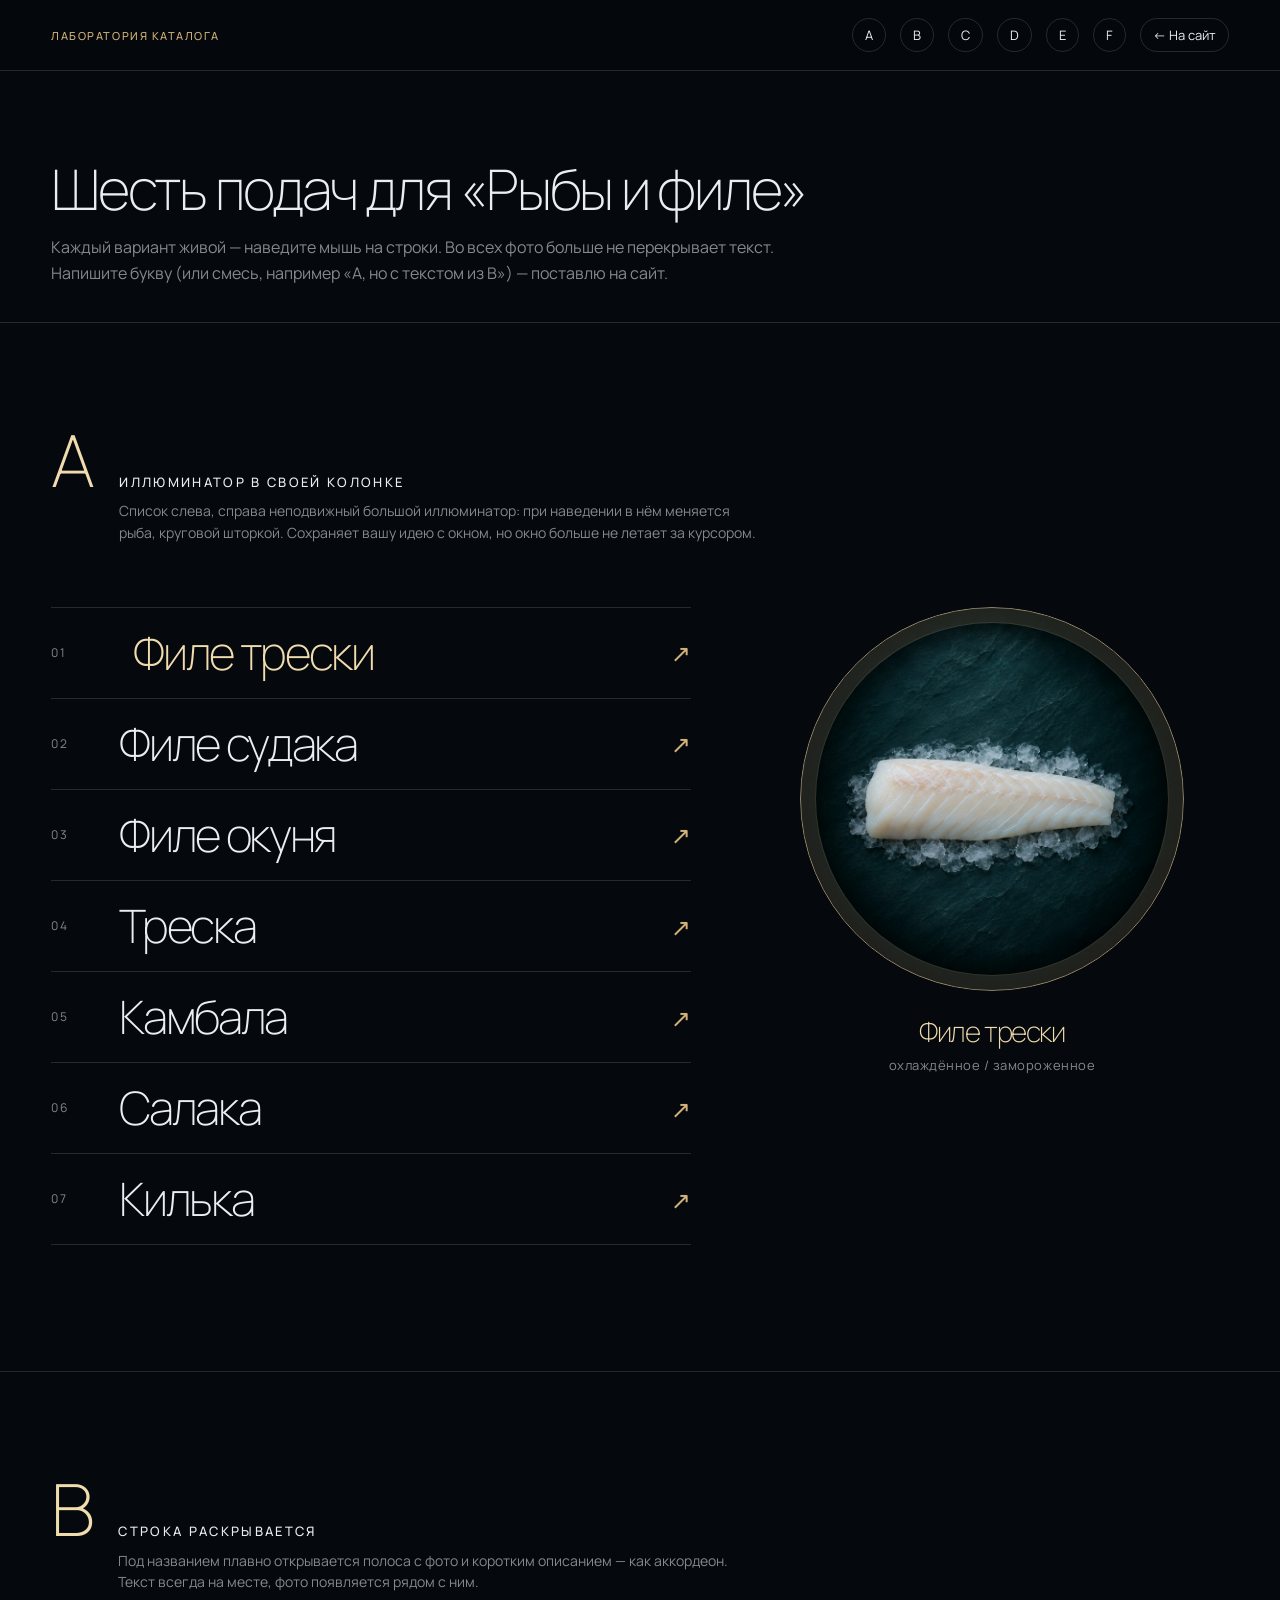
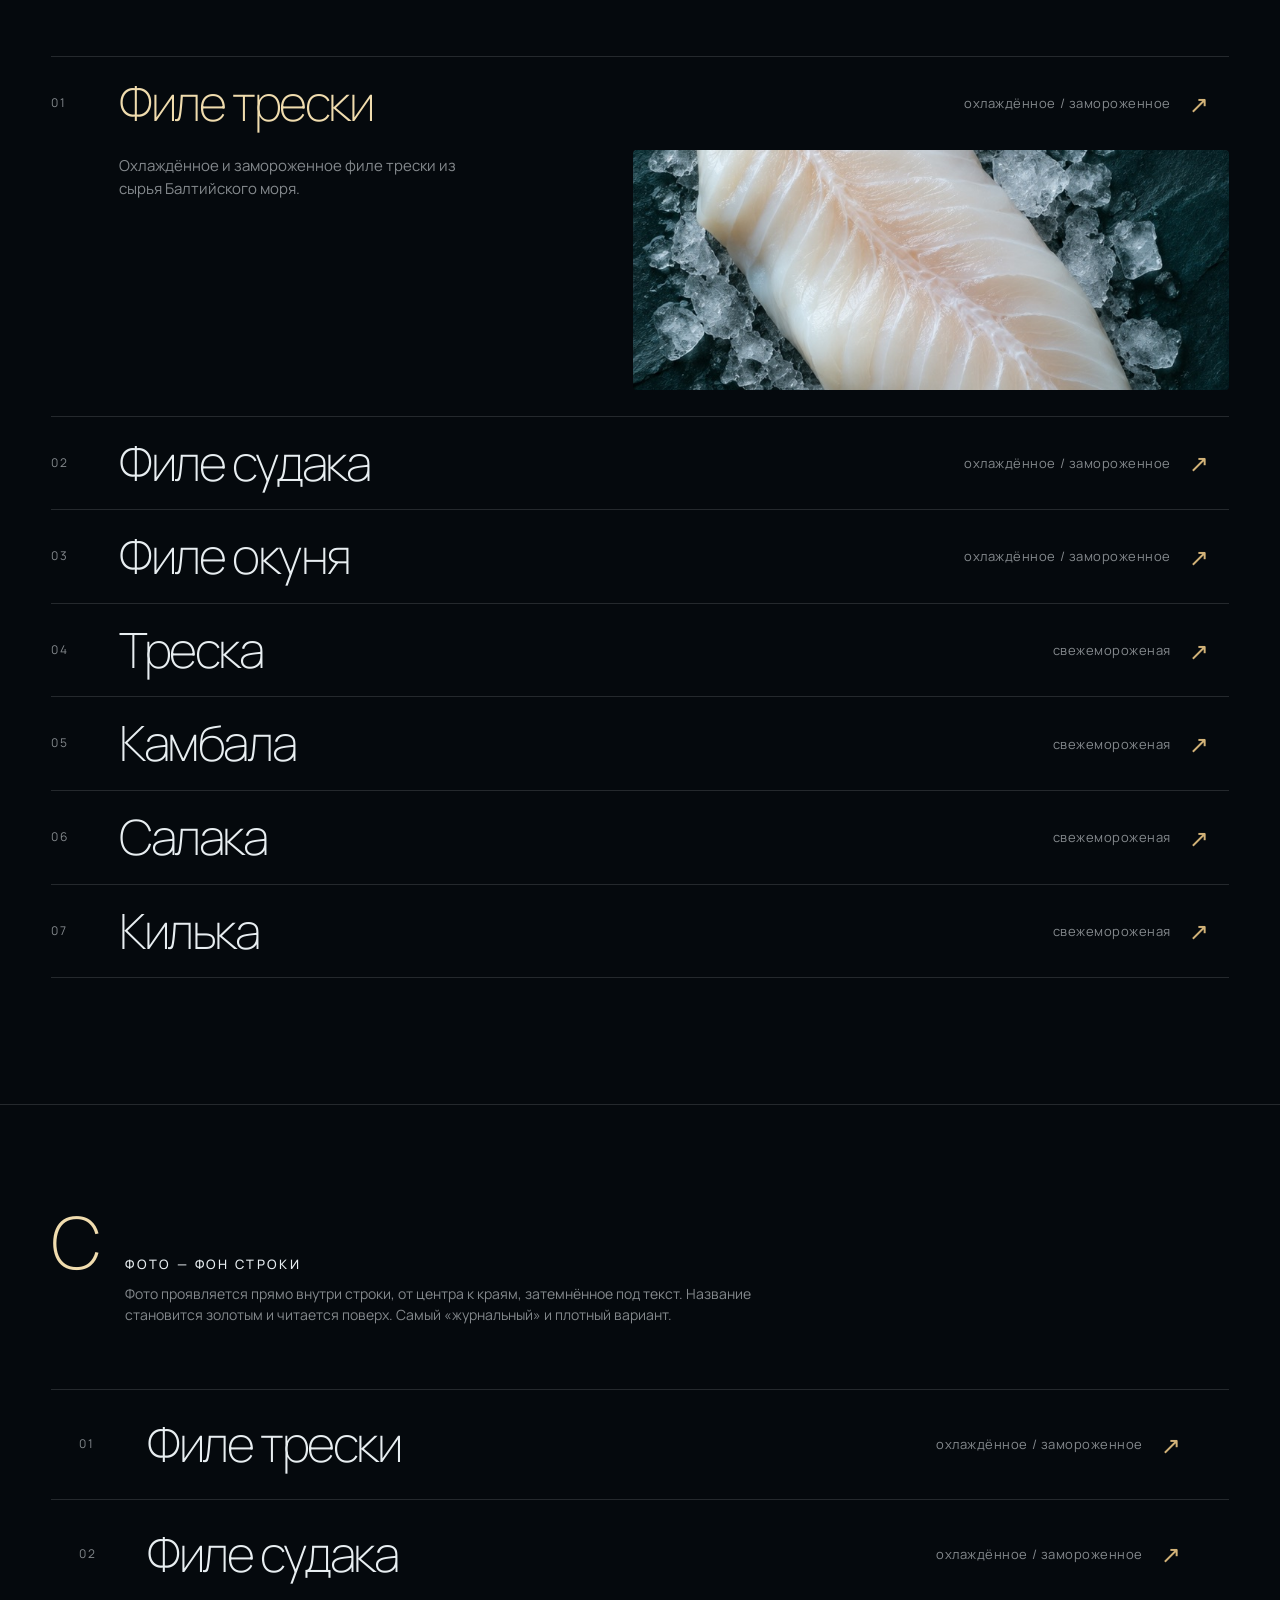
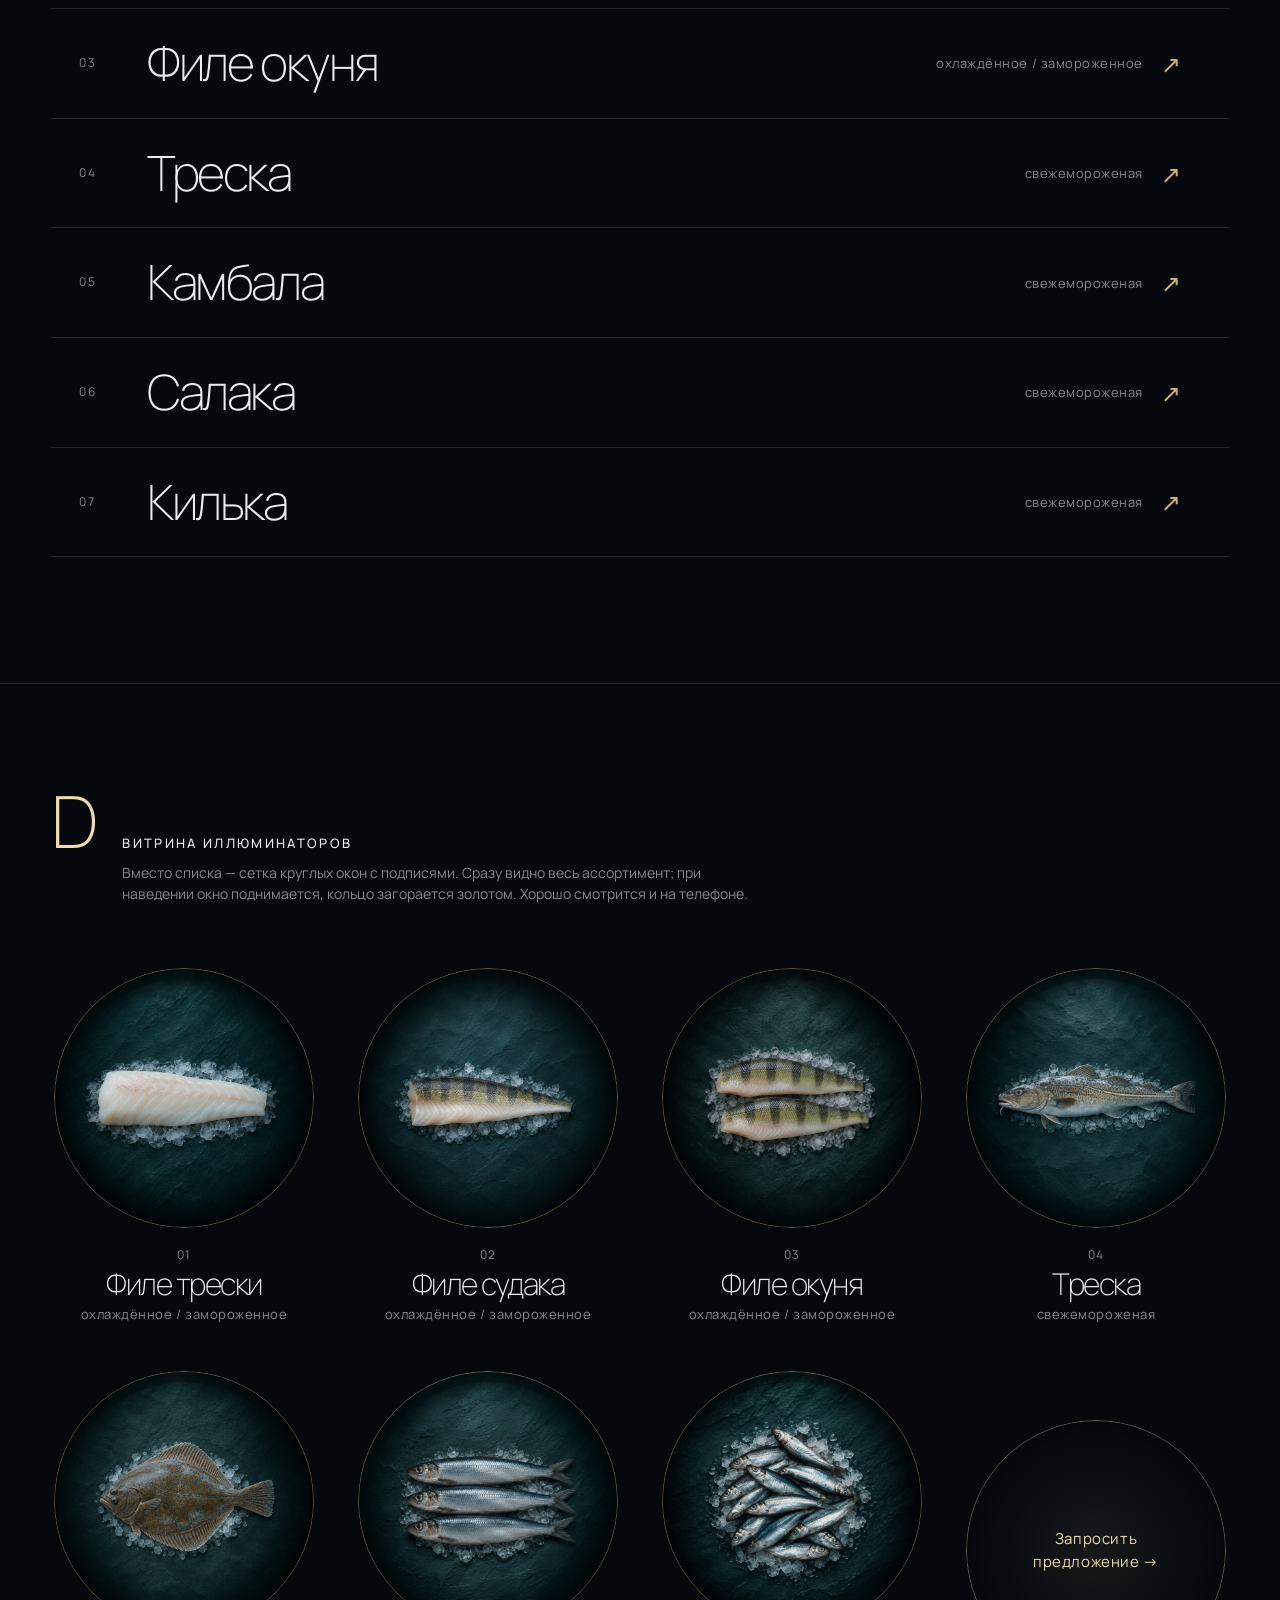
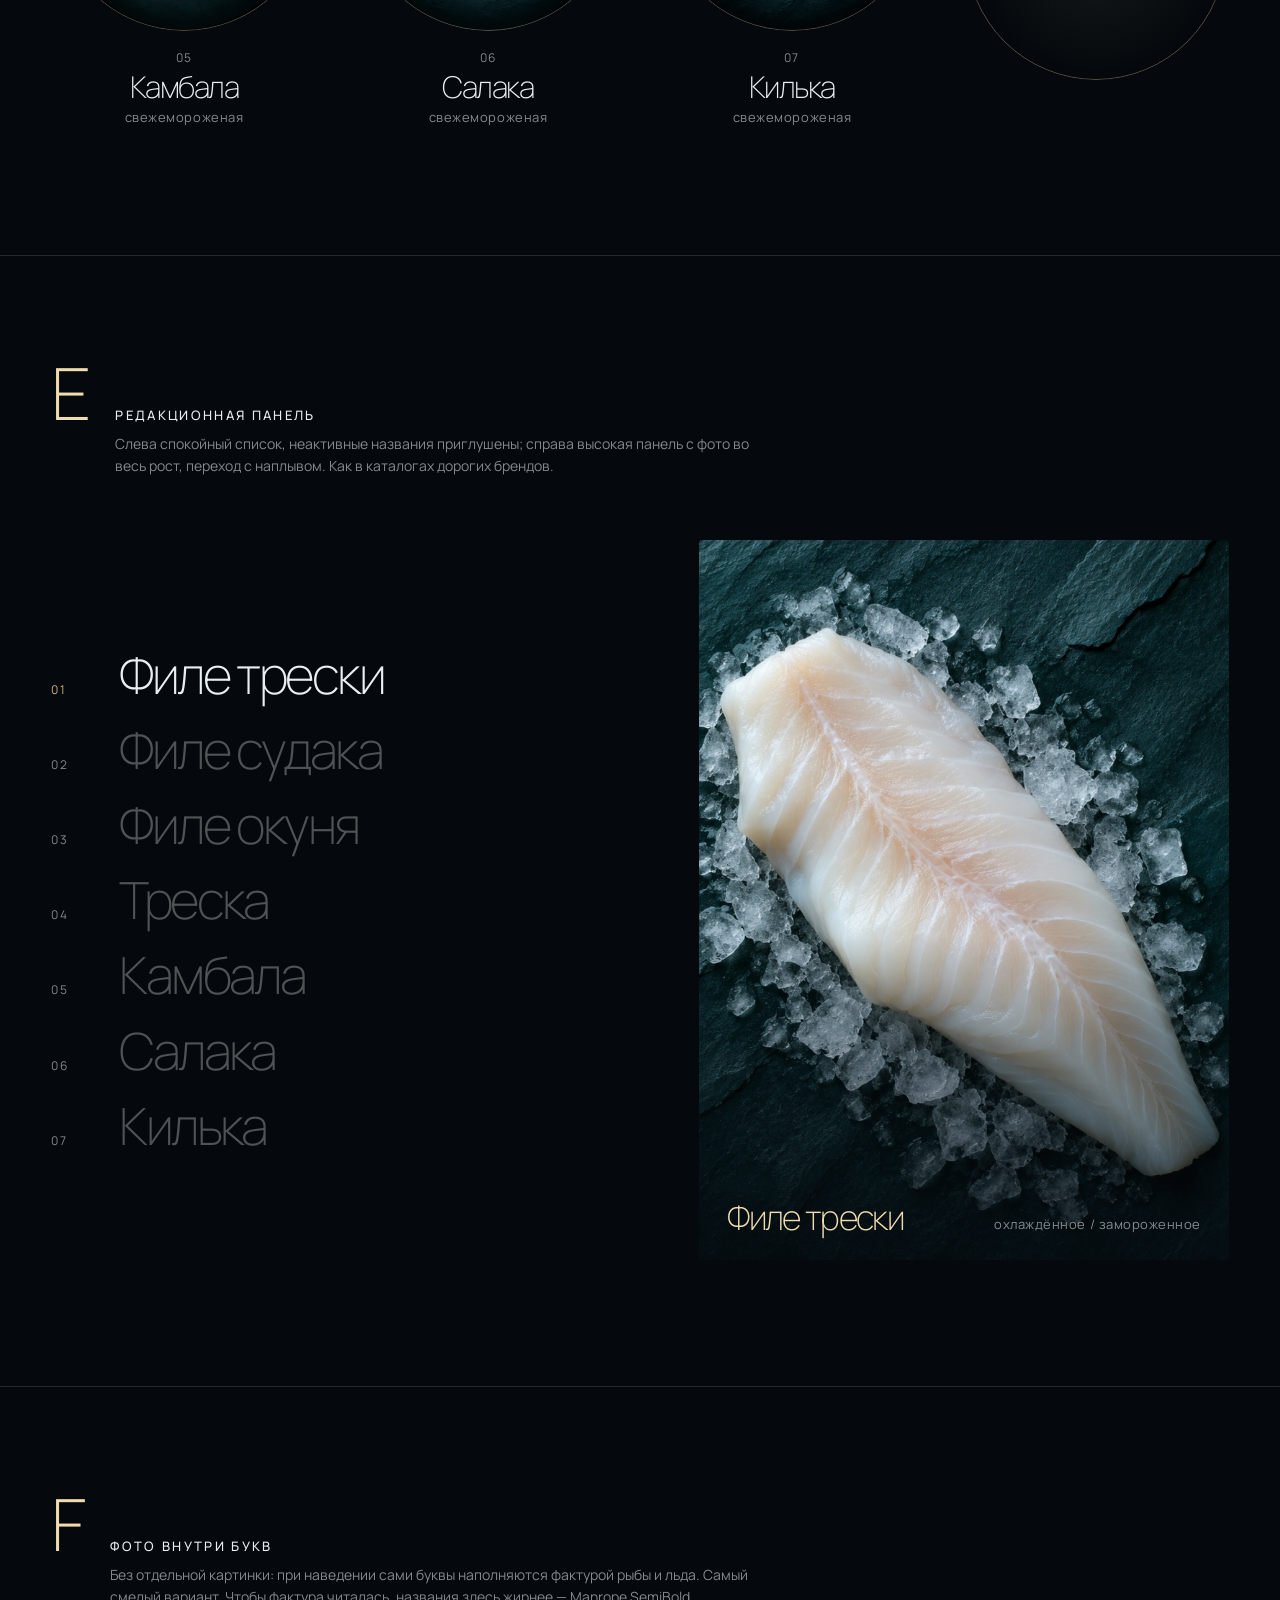
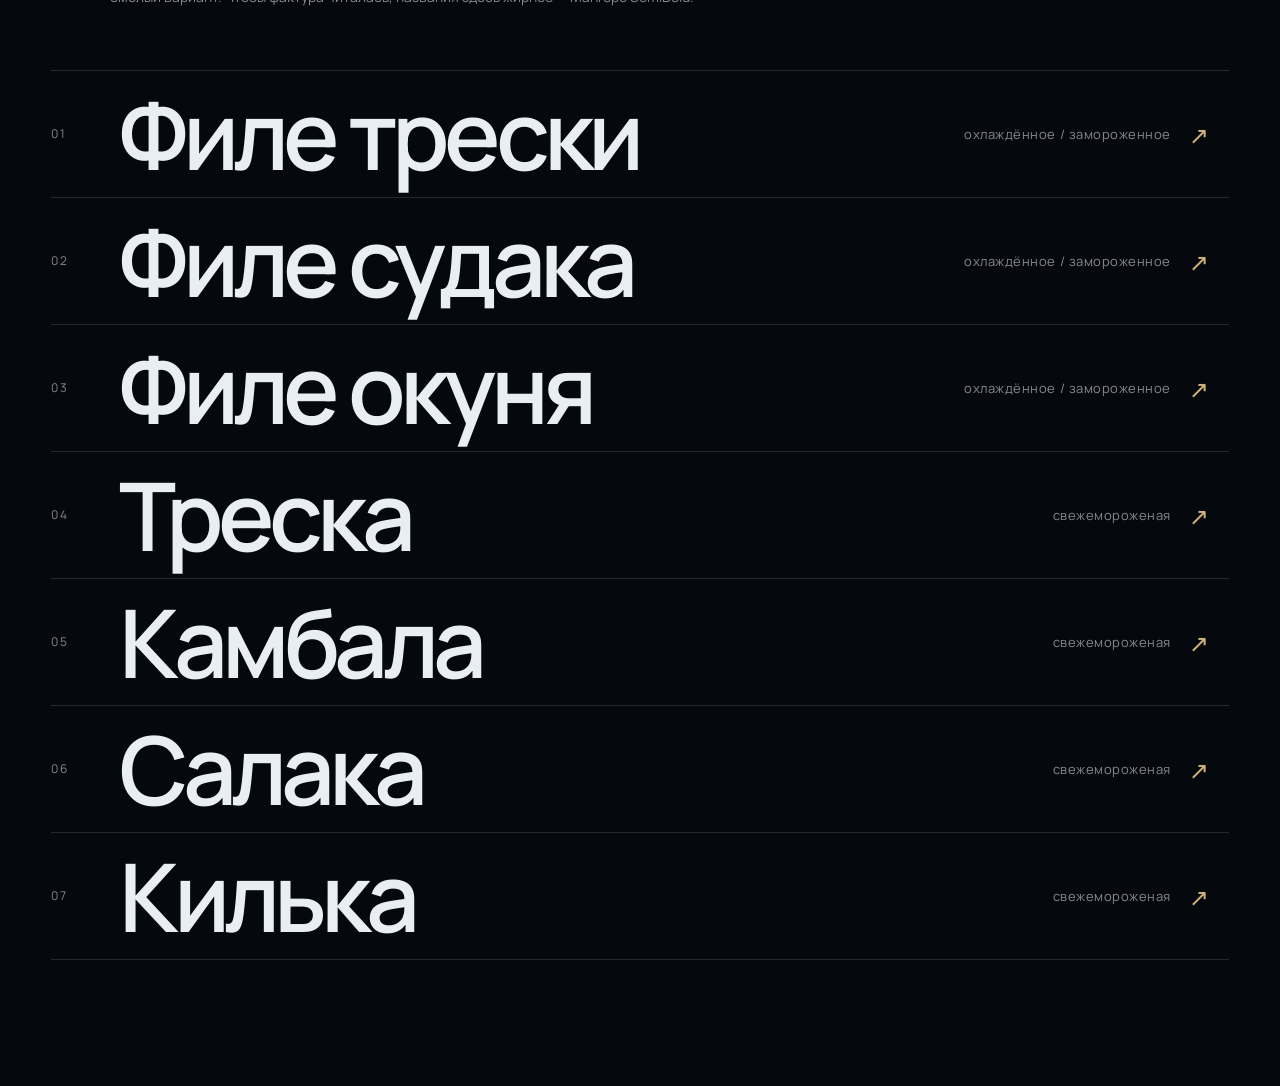
<file: catalog-lab.html>
<!doctype html>
<html lang="ru">
<head>
<meta charset="utf-8">
<meta name="viewport" content="width=device-width,initial-scale=1">
<title>Лаборатория каталога — Балтийские Морепродукты</title>
<meta name="robots" content="noindex">
<link rel="icon" href="favicon.svg" type="image/svg+xml">
<link href="https://fonts.googleapis.com/css2?family=Manrope:wght@300;400;500;600&display=swap" rel="stylesheet">
<link rel="stylesheet" href="style.css?v=lab1">
<script src="https://cdnjs.cloudflare.com/ajax/libs/gsap/3.12.5/gsap.min.js"></script>
<style>
body { background: #05090d; }
.labtop { position: sticky; top: 0; z-index: 50; display: flex; gap: 14px; align-items: center; padding: 18px 4vw; background: rgba(5,9,13,.85); backdrop-filter: blur(14px); border-bottom: 1px solid var(--faint); font-size: 13px; }
.labtop b { font-weight: 500; letter-spacing: .14em; text-transform: uppercase; font-size: 11px; color: var(--gold); margin-right: auto; }
.labtop a { padding: 6px 12px; border: 1px solid var(--faint); border-radius: 100px; }
.labtop a:hover { border-color: var(--gold); }
.intro { padding: 10vh 4vw 4vh; max-width: 860px; color: var(--muted); line-height: 1.6; }
.intro h1 { color: var(--text); font-family: var(--serif); font-weight: 200; font-size: 56px; letter-spacing: -.04em; line-height: 1; margin-bottom: 18px; }
.v { padding: 12vh 4vw 14vh; border-top: 1px solid var(--faint); position: relative; }
.vmeta { display: flex; gap: 24px; align-items: baseline; margin-bottom: 7vh; }
.vmeta .l { font-family: var(--serif); font-weight: 200; font-size: 72px; line-height: .8; color: var(--gold-2); }
.vmeta h2 { font-size: 13px; font-weight: 500; letter-spacing: .18em; text-transform: uppercase; }
.vmeta p { color: var(--muted); font-size: 14px; max-width: 640px; margin-top: 8px; line-height: 1.55; }
.nm { font-family: var(--serif); font-weight: 200; letter-spacing: -.05em; line-height: 1; }
.ty { font-size: 13px; color: var(--muted); letter-spacing: .04em; }
.ix { font-size: 12px; color: var(--muted); letter-spacing: .12em; }
.ar { color: var(--gold); font-size: 24px; }

/* ---------- A: иллюминатор в своей колонке ---------- */
.a-wrap { display: grid; grid-template-columns: 1.35fr 1fr; gap: 5vw; align-items: start; }
.a-list a { display: grid; grid-template-columns: 50px 1fr auto; gap: 18px; align-items: center; padding: 22px 0; border-bottom: 1px solid var(--faint); }
.a-list a:first-child { border-top: 1px solid var(--faint); }
.a-list .nm { font-size: clamp(34px, 3.6vw, 60px); transition: color .5s var(--ease), transform .7s var(--ease); }
.a-list a.on .nm { color: var(--gold-2); transform: translateX(14px); }
.a-side { position: sticky; top: 16vh; display: grid; justify-items: center; gap: 26px; }
.a-port { position: relative; width: min(30vw, 440px); aspect-ratio: 1; border-radius: 50%; overflow: hidden; background: #141b20; }
.a-port img { position: absolute; inset: 0; width: 100%; height: 100%; object-fit: cover; }
.a-port::after { content: ''; position: absolute; inset: 0; border-radius: 50%; border: 1px solid rgba(240,220,174,.6); box-shadow: inset 0 0 0 14px rgba(5,9,13,.35), inset 0 0 0 15px rgba(240,220,174,.2), inset 0 0 60px rgba(0,0,0,.6); }
.a-cap { text-align: center; } .a-cap .ty { display: block; margin-top: 6px; }
.a-cap .nm { font-size: 28px; color: var(--gold-2); }

/* ---------- B: строка раскрывается ---------- */
.b-list a { display: block; border-bottom: 1px solid var(--faint); overflow: hidden; }
.b-list a:first-child { border-top: 1px solid var(--faint); }
.b-head { display: grid; grid-template-columns: 50px 1fr auto 40px; gap: 18px; align-items: center; padding: 22px 0; }
.b-head .nm { font-size: clamp(34px, 3.8vw, 64px); transition: color .5s var(--ease); }
.b-list a.on .nm { color: var(--gold-2); }
.b-body { height: 0; display: grid; grid-template-columns: 50px 1fr 1.2fr; gap: 18px; }
.b-body .ph { grid-column: 3; height: 240px; margin-bottom: 26px; border-radius: 4px; overflow: hidden; }
.b-body .ph img { width: 100%; height: 100%; object-fit: cover; object-position: center 45%; }
.b-body .tx { grid-column: 2; color: var(--muted); font-size: 15px; max-width: 360px; padding-top: 4px; }

/* ---------- C: фото — фон строки ---------- */
.c-list a { position: relative; display: grid; grid-template-columns: 50px 1fr auto 40px; gap: 18px; align-items: center; padding: 30px 28px; border-bottom: 1px solid var(--faint); overflow: hidden; isolation: isolate; }
.c-list a:first-child { border-top: 1px solid var(--faint); }
.c-list .bg { position: absolute; inset: 0; z-index: -1; clip-path: inset(50% 0 50% 0); transition: clip-path .8s var(--ease); }
.c-list .bg img { width: 100%; height: 100%; object-fit: cover; object-position: center 50%; transform: scale(1.15); transition: transform 1.4s var(--ease); filter: brightness(.55) saturate(.85); }
.c-list .bg::after { content: ''; position: absolute; inset: 0; background: linear-gradient(90deg, rgba(5,9,13,.85), rgba(5,9,13,.25) 55%, rgba(5,9,13,.6)); }
.c-list a.on .bg { clip-path: inset(0 0 0 0); }
.c-list a.on .bg img { transform: scale(1); }
.c-list .nm { font-size: clamp(34px, 3.8vw, 64px); transition: color .5s var(--ease), transform .7s var(--ease); }
.c-list a.on .nm { color: var(--gold-2); transform: translateX(14px); }
.c-list a.on .ty { color: var(--text); }

/* ---------- D: витрина из иллюминаторов ---------- */
.d-grid { display: grid; grid-template-columns: repeat(4, 1fr); gap: 5vh 3vw; }
.d-card { display: grid; justify-items: center; gap: 18px; text-align: center; }
.d-card .pt { position: relative; width: 100%; max-width: 260px; aspect-ratio: 1; border-radius: 50%; overflow: hidden; transition: transform .8s var(--ease), box-shadow .8s var(--ease); }
.d-card .pt img { width: 100%; height: 100%; object-fit: cover; transition: transform 1.2s var(--ease); }
.d-card .pt::after { content: ''; position: absolute; inset: 0; border-radius: 50%; border: 1px solid rgba(240,220,174,.35); box-shadow: inset 0 0 0 10px rgba(5,9,13,.3); transition: border-color .6s; }
.d-card:hover .pt { transform: translateY(-10px); box-shadow: 0 30px 60px rgba(0,0,0,.5); }
.d-card:hover .pt img { transform: scale(1.08); }
.d-card:hover .pt::after { border-color: rgba(240,220,174,.85); }
.d-card .nm { font-size: 30px; transition: color .5s; } .d-card:hover .nm { color: var(--gold-2); }
.d-card .ix { display: block; margin-bottom: 4px; }
.d-card.cta { align-content: center; }
.d-card.cta .pt { display: grid; place-items: center; background: radial-gradient(circle, rgba(240,220,174,.08), transparent 70%); }
.d-card.cta .pt span { font-size: 15px; color: var(--gold-2); letter-spacing: .04em; }

/* ---------- E: редакционная панель справа ---------- */
.e-wrap { display: grid; grid-template-columns: 1.1fr 1fr; gap: 5vw; align-items: stretch; min-height: 80vh; }
.e-list { display: flex; flex-direction: column; justify-content: center; }
.e-list a { display: grid; grid-template-columns: 50px 1fr; gap: 18px; align-items: baseline; padding: 12px 0; }
.e-list .nm { font-size: clamp(36px, 4vw, 66px); color: rgba(232,238,241,.32); transition: color .5s var(--ease); }
.e-list a.on .nm { color: var(--text); }
.e-list a.on .ix { color: var(--gold); }
.e-panel { position: relative; overflow: hidden; border-radius: 4px; min-height: 70vh; background: #0b1218; }
.e-panel img { position: absolute; inset: 0; width: 100%; height: 100%; object-fit: cover; }
.e-panel .meta { position: absolute; left: 28px; right: 28px; bottom: 26px; display: flex; justify-content: space-between; align-items: end; z-index: 2; }
.e-panel::after { content: ''; position: absolute; inset: 0; background: linear-gradient(0deg, rgba(5,9,13,.75), transparent 45%); }
.e-panel .meta .nm { font-size: 34px; color: var(--gold-2); }

/* ---------- F: фото внутри букв ---------- */
.f-list a { display: grid; grid-template-columns: 50px 1fr auto 40px; gap: 18px; align-items: center; padding: 18px 0; border-bottom: 1px solid var(--faint); }
.f-list a:first-child { border-top: 1px solid var(--faint); }
.f-list .nm { position: relative; font-family: 'Manrope', sans-serif; font-size: clamp(54px, 7.4vw, 128px); font-weight: 600; letter-spacing: -.06em; line-height: .95; }
.f-list .nm .t { display: block; transition: opacity .6s var(--ease); }
.f-list .nm .fill { position: absolute; inset: 0; color: transparent; -webkit-background-clip: text; background-clip: text; background-size: cover; background-position: center; opacity: 0; transition: opacity .6s var(--ease), background-position 3s linear; }
.f-list a.on .nm .fill { opacity: 1; }
.f-list a.on .nm .t { opacity: 0; }
.f-list a.on .ty { color: var(--gold-2); }

@media (max-width: 900px) {
  .a-wrap, .e-wrap { grid-template-columns: 1fr; }
  .a-side { position: static; order: -1; } .a-port { width: 70vw; }
  .d-grid { grid-template-columns: repeat(2, 1fr); }
  .b-body { grid-template-columns: 1fr; } .b-body .ph, .b-body .tx { grid-column: 1; }
  .e-panel { min-height: 50vh; order: -1; }
  .v { padding-left: 16px; padding-right: 16px; }
}
</style>
</head>
<body>
<div class="labtop"><b>Лаборатория каталога</b>
  <a href="#a">A</a><a href="#b">B</a><a href="#c">C</a><a href="#d">D</a><a href="#e">E</a><a href="#f">F</a><a href="index.html#catalog">← На сайт</a>
</div>

<div class="intro">
  <h1>Шесть подач для «Рыбы и филе»</h1>
  <p>Каждый вариант живой — наведите мышь на строки. Во всех фото больше не перекрывает текст. Напишите букву (или смесь, например «A, но с текстом из B») — поставлю на сайт.</p>
</div>

<section class="v" id="a">
  <div class="vmeta"><span class="l">A</span><div><h2>Иллюминатор в своей колонке</h2><p>Список слева, справа неподвижный большой иллюминатор: при наведении в нём меняется рыба, круговой шторкой. Сохраняет вашу идею с окном, но окно больше не летает за курсором.</p></div></div>
  <div class="a-wrap"><div class="a-list" data-v="a"></div><div class="a-side"><div class="a-port"></div><div class="a-cap"><span class="nm"></span><span class="ty"></span></div></div></div>
</section>

<section class="v" id="b">
  <div class="vmeta"><span class="l">B</span><div><h2>Строка раскрывается</h2><p>Под названием плавно открывается полоса с фото и коротким описанием — как аккордеон. Текст всегда на месте, фото появляется рядом с ним.</p></div></div>
  <div class="b-list" data-v="b"></div>
</section>

<section class="v" id="c">
  <div class="vmeta"><span class="l">C</span><div><h2>Фото — фон строки</h2><p>Фото проявляется прямо внутри строки, от центра к краям, затемнённое под текст. Название становится золотым и читается поверх. Самый «журнальный» и плотный вариант.</p></div></div>
  <div class="c-list" data-v="c"></div>
</section>

<section class="v" id="d">
  <div class="vmeta"><span class="l">D</span><div><h2>Витрина иллюминаторов</h2><p>Вместо списка — сетка круглых окон с подписями. Сразу видно весь ассортимент; при наведении окно поднимается, кольцо загорается золотом. Хорошо смотрится и на телефоне.</p></div></div>
  <div class="d-grid" data-v="d"></div>
</section>

<section class="v" id="e">
  <div class="vmeta"><span class="l">E</span><div><h2>Редакционная панель</h2><p>Слева спокойный список, неактивные названия приглушены; справа высокая панель с фото во весь рост, переход с наплывом. Как в каталогах дорогих брендов.</p></div></div>
  <div class="e-wrap"><div class="e-list" data-v="e"></div><div class="e-panel"><div class="meta"><span class="nm"></span><span class="ty"></span></div></div></div>
</section>

<section class="v" id="f">
  <div class="vmeta"><span class="l">F</span><div><h2>Фото внутри букв</h2><p>Без отдельной картинки: при наведении сами буквы наполняются фактурой рыбы и льда. Самый смелый вариант. Чтобы фактура читалась, названия здесь жирнее — Manrope SemiBold.</p></div></div>
  <div class="f-list" data-v="f"></div>
</section>

<script type="module">

const ITEMS = [
  { n: 'Филе трески', t: 'охлаждённое / замороженное', r: 'r-cod-fillet', p: 'p-cod-fillet', s: 'cod-fillet', d: 'Охлаждённое и замороженное филе трески из сырья Балтийского моря.' },
  { n: 'Филе судака', t: 'охлаждённое / замороженное', r: 'r-zander', p: 'p-zander', s: 'zander-fillet', d: 'Охлаждённое и замороженное филе судака.' },
  { n: 'Филе окуня', t: 'охлаждённое / замороженное', r: 'r-perch', p: 'p-perch', s: 'perch-fillet', d: 'Охлаждённое и замороженное филе окуня.' },
  { n: 'Треска', t: 'свежемороженая', r: 'r-cod', p: 'p-cod', s: 'cod', d: 'Свежемороженая балтийская треска.' },
  { n: 'Камбала', t: 'свежемороженая', r: 'r-flounder', p: 'p-flounder', s: 'flounder', d: 'Свежемороженая балтийская камбала.' },
  { n: 'Салака', t: 'свежемороженая', r: 'r-herring', p: 'p-herring', s: 'herring', d: 'Свежемороженая салака из Балтийского моря.' },
  { n: 'Килька', t: 'свежемороженая', r: 'r-sprat', p: 'p-sprat', s: 'sprat', d: 'Свежемороженая балтийская килька.' },
];
const img = (f) => `media/${f}.jpg`;
const href = (it) => `product.html?p=${it.s}`;
const num = (i) => String(i + 1).padStart(2, '0');
const $ = (s) => document.querySelector(s);
const activate = (list, i) => list.querySelectorAll('a').forEach((a, k) => a.classList.toggle('on', k === i));

// A — неподвижный иллюминатор
{
  const list = $('[data-v="a"]'), port = $('.a-port'), capN = $('.a-cap .nm'), capT = $('.a-cap .ty');
  list.innerHTML = ITEMS.map((it, i) => `<a href="${href(it)}"><span class="ix">${num(i)}</span><span class="nm">${it.n}</span><span class="ar">↗</span></a>`).join('');
  let cur = -1;
  const show = (i) => {
    if (i === cur) return; cur = i; activate(list, i);
    const im = new Image(); im.src = img(ITEMS[i].r); port.appendChild(im);
    gsap.fromTo(im, { clipPath: 'circle(0% at 50% 50%)', scale: 1.15 }, { clipPath: 'circle(75% at 50% 50%)', scale: 1, duration: 1, ease: 'expo.out',
      onComplete: () => { while (port.children.length > 1) port.firstElementChild.remove(); } });
    capN.textContent = ITEMS[i].n; capT.textContent = ITEMS[i].t;
    gsap.fromTo('.a-cap', { opacity: 0, y: 10 }, { opacity: 1, y: 0, duration: .6, ease: 'power3.out' });
  };
  list.querySelectorAll('a').forEach((a, i) => a.addEventListener('mouseenter', () => show(i)));
  show(0);
}

// B — аккордеон
{
  const list = $('[data-v="b"]');
  list.innerHTML = ITEMS.map((it, i) => `<a href="${href(it)}"><div class="b-head"><span class="ix">${num(i)}</span><span class="nm">${it.n}</span><span class="ty">${it.t}</span><span class="ar">↗</span></div>
    <div class="b-body"><p class="tx">${it.d}</p><div class="ph"><img src="${img(it.p)}" alt="" loading="lazy"></div></div></a>`).join('');
  const rows = [...list.querySelectorAll('a')];
  let cur = -1;
  const open = (i) => {
    if (i === cur) return;
    rows.forEach((r, k) => {
      const b = r.querySelector('.b-body');
      gsap.to(b, { height: k === i ? 'auto' : 0, duration: .8, ease: 'expo.inOut', overwrite: true });
      if (k === i) gsap.fromTo(b.querySelector('img'), { scale: 1.15 }, { scale: 1, duration: 1.4, ease: 'expo.out' });
    });
    cur = i; activate(list, i);
  };
  rows.forEach((r, i) => r.addEventListener('mouseenter', () => open(i)));
  open(0);
}

// C — фото фоном строки
{
  const list = $('[data-v="c"]');
  list.innerHTML = ITEMS.map((it, i) => `<a href="${href(it)}"><span class="bg"><img src="${img(it.p)}" alt="" loading="lazy"></span><span class="ix">${num(i)}</span><span class="nm">${it.n}</span><span class="ty">${it.t}</span><span class="ar">↗</span></a>`).join('');
  list.querySelectorAll('a').forEach((a, i) => { a.addEventListener('mouseenter', () => activate(list, i)); a.addEventListener('mouseleave', () => a.classList.remove('on')); });
}

// D — витрина
{
  const grid = $('[data-v="d"]');
  grid.innerHTML = ITEMS.map((it, i) => `<a class="d-card" href="${href(it)}"><span class="pt"><img src="${img(it.r)}" alt="" loading="lazy"></span><span><span class="ix">${num(i)}</span><span class="nm">${it.n}</span><br><span class="ty">${it.t}</span></span></a>`).join('')
    + `<a class="d-card cta" href="index.html#buyers"><span class="pt"><span>Запросить<br>предложение →</span></span></a>`;
}

// E — редакционная панель
{
  const list = $('[data-v="e"]'), panel = $('.e-panel'), mN = $('.e-panel .meta .nm'), mT = $('.e-panel .meta .ty');
  list.innerHTML = ITEMS.map((it, i) => `<a href="${href(it)}"><span class="ix">${num(i)}</span><span class="nm">${it.n}</span></a>`).join('');
  let cur = -1;
  const show = (i) => {
    if (i === cur) return; cur = i; activate(list, i);
    const im = new Image(); im.src = img(ITEMS[i].p); panel.insertBefore(im, panel.querySelector('.meta'));
    gsap.fromTo(im, { opacity: 0, scale: 1.12 }, { opacity: 1, scale: 1, duration: 1.2, ease: 'expo.out',
      onComplete: () => { panel.querySelectorAll('img').forEach((x) => { if (x !== im) x.remove(); }); } });
    mN.textContent = ITEMS[i].n; mT.textContent = ITEMS[i].t;
  };
  list.querySelectorAll('a').forEach((a, i) => a.addEventListener('mouseenter', () => show(i)));
  show(0);
}

// F — фото внутри букв
{
  const list = $('[data-v="f"]');
  list.innerHTML = ITEMS.map((it, i) => `<a href="${href(it)}"><span class="ix">${num(i)}</span><span class="nm"><span class="t">${it.n}</span><span class="fill" style="background-image:url(${img(it.p)})">${it.n}</span></span><span class="ty">${it.t}</span><span class="ar">↗</span></a>`).join('');
  list.querySelectorAll('a').forEach((a, i) => {
    a.addEventListener('mouseenter', () => activate(list, i));
    a.addEventListener('mouseleave', () => a.classList.remove('on'));
    a.addEventListener('mousemove', (e) => { const r = a.getBoundingClientRect(); a.querySelector('.fill').style.backgroundPosition = `${(e.clientX - r.left) / r.width * 100}% 50%`; });
  });
}
</script>
</body>
</html>
</file>
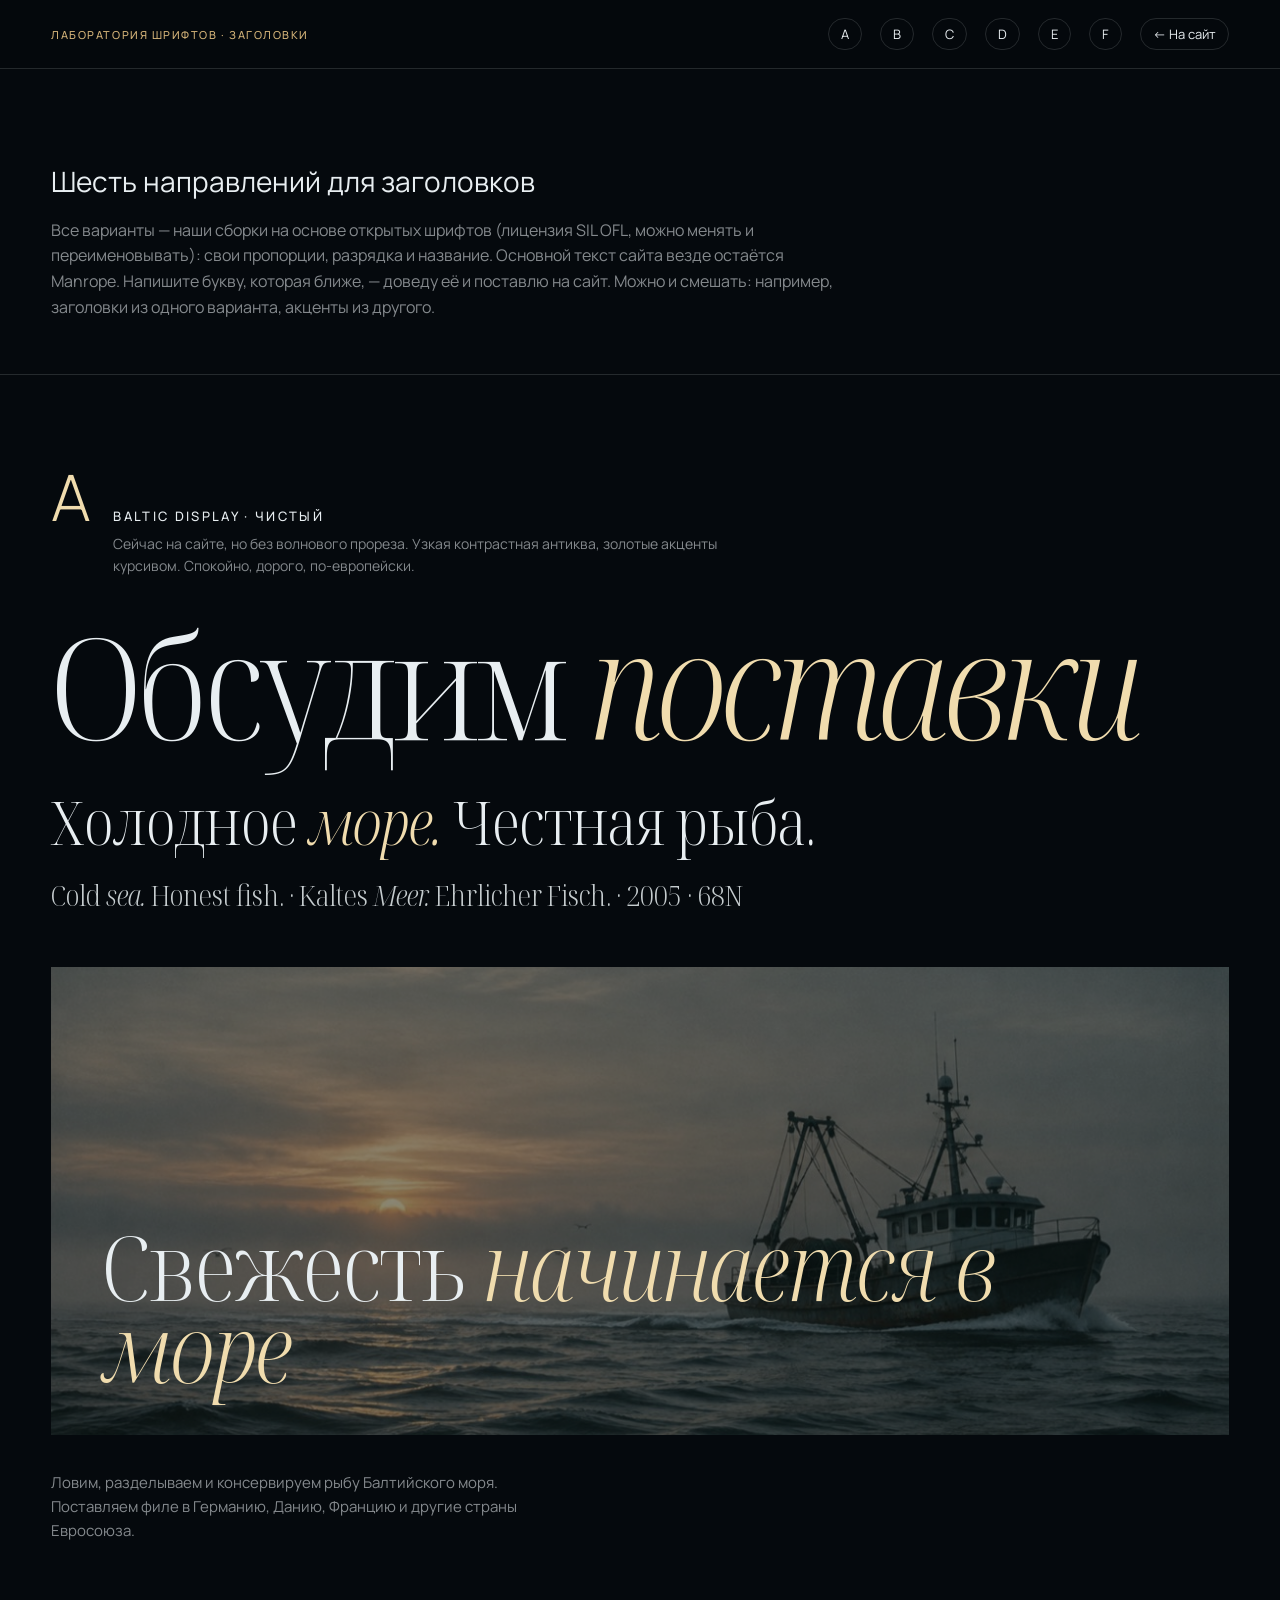
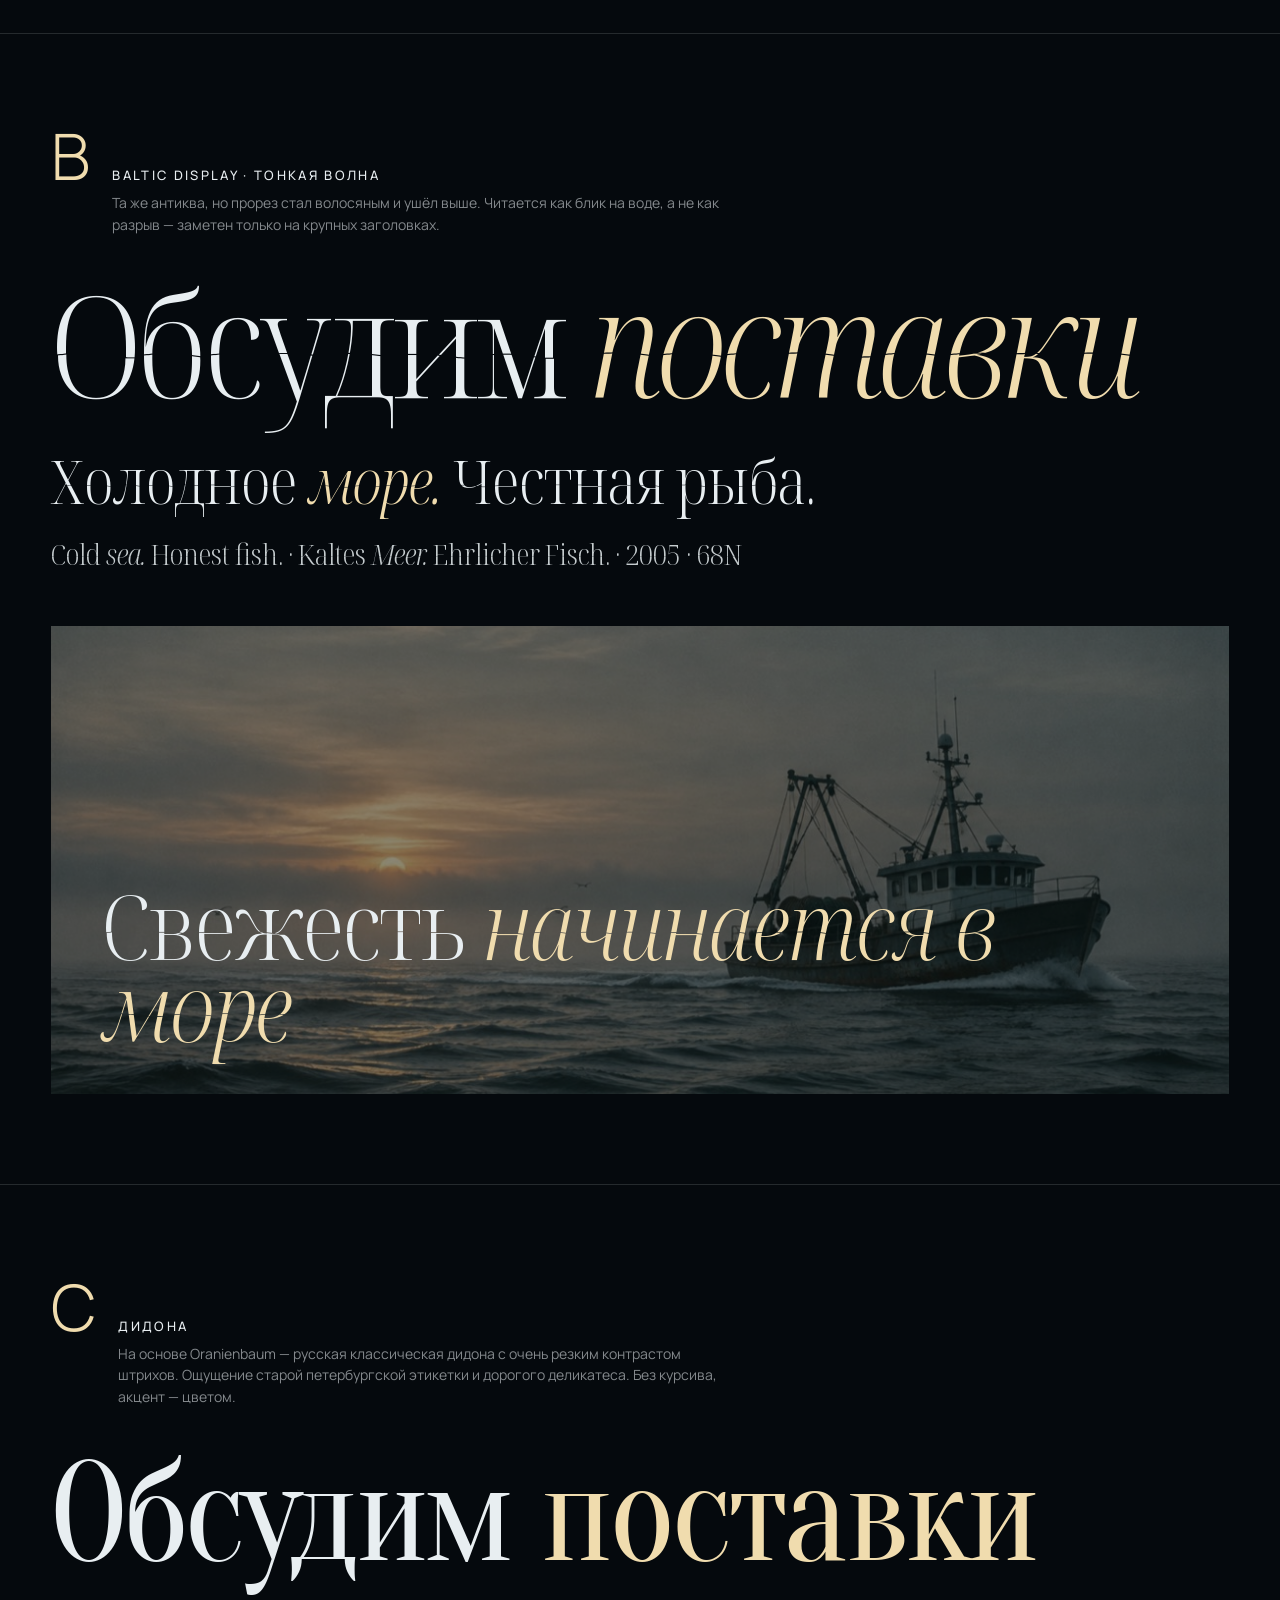
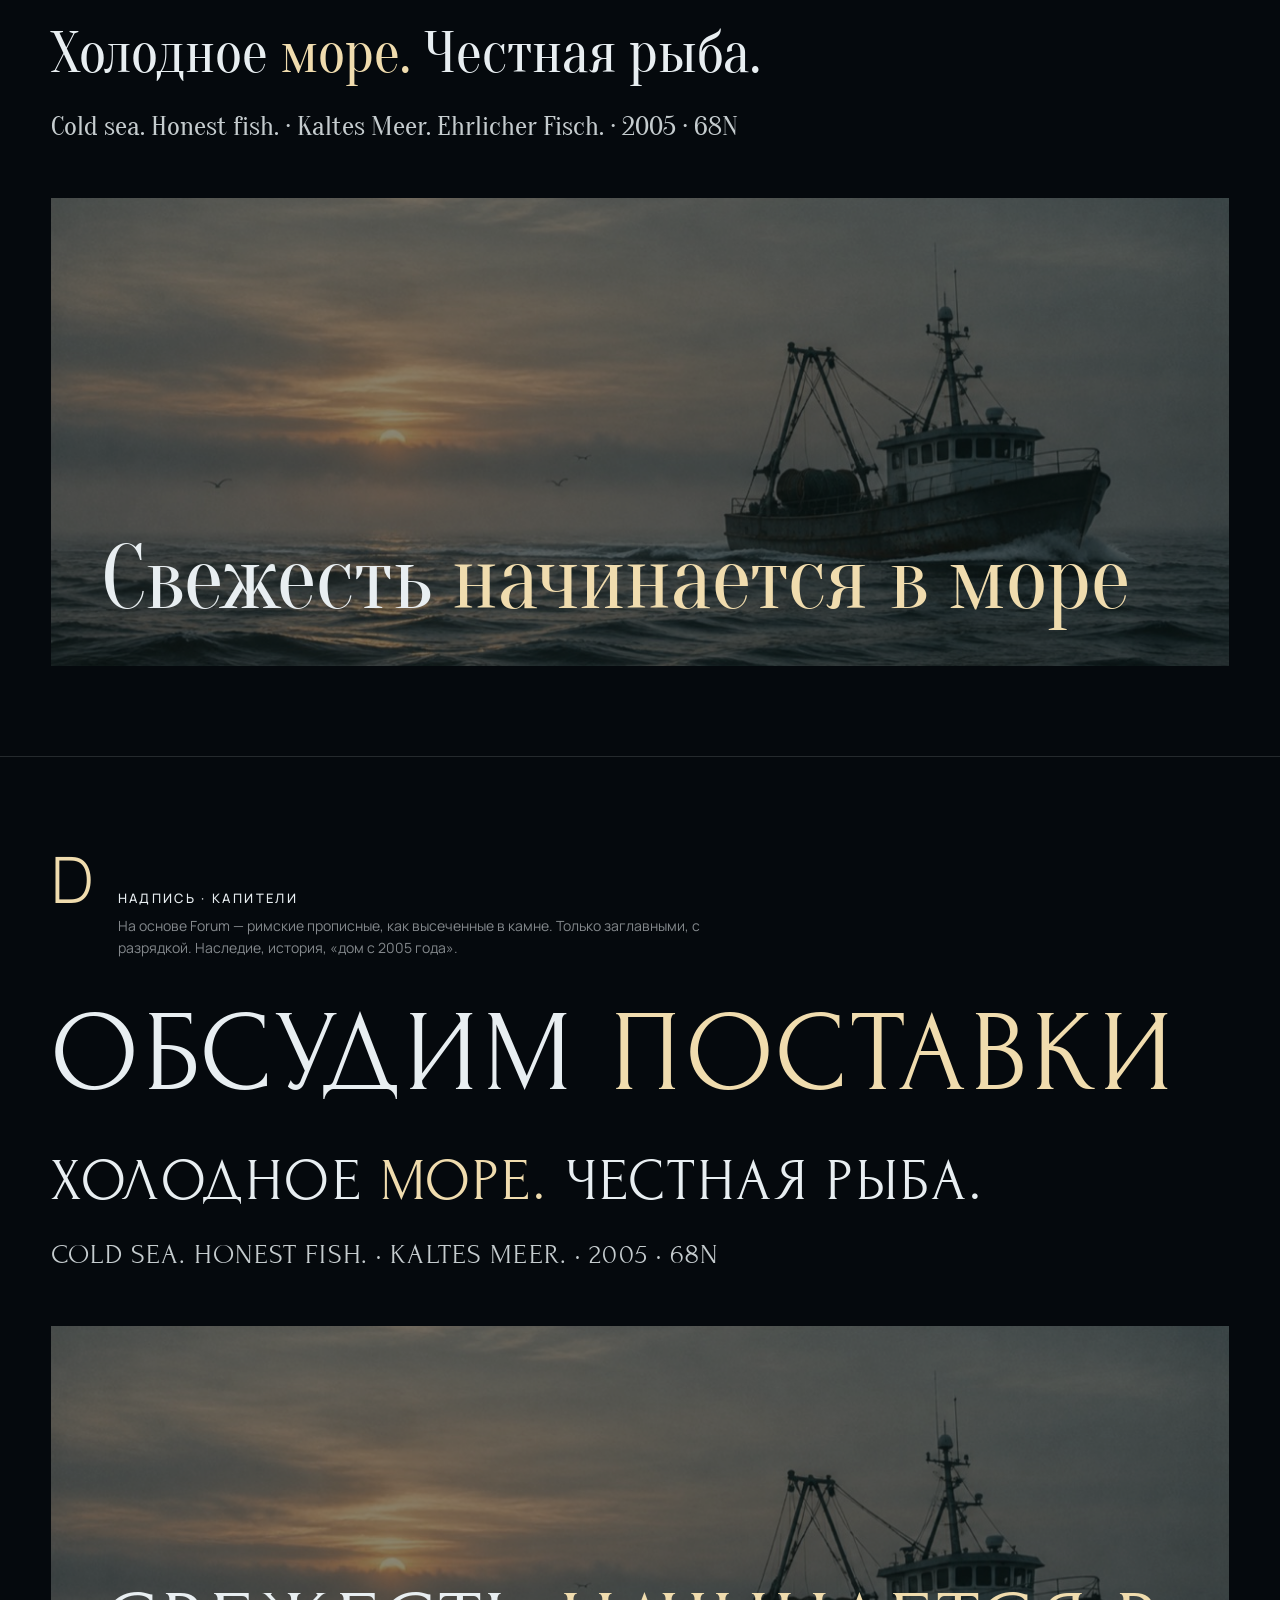
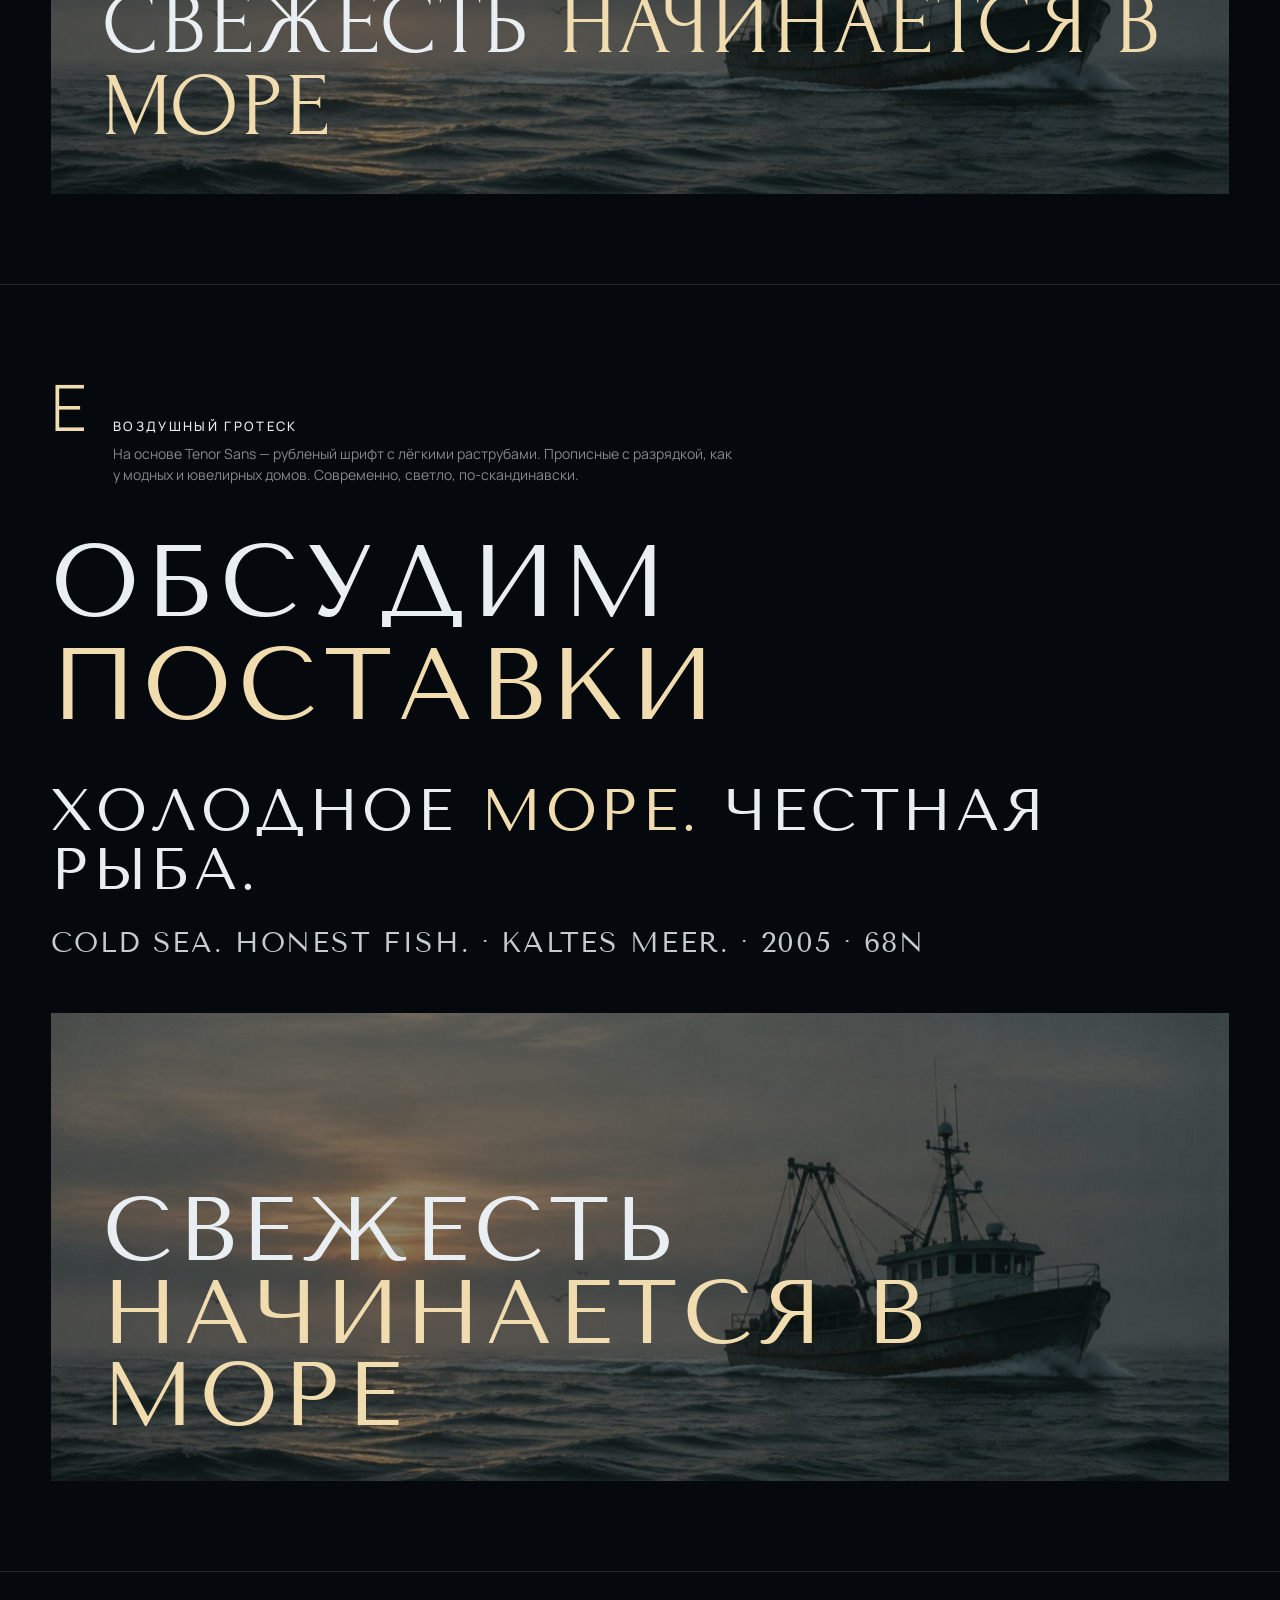
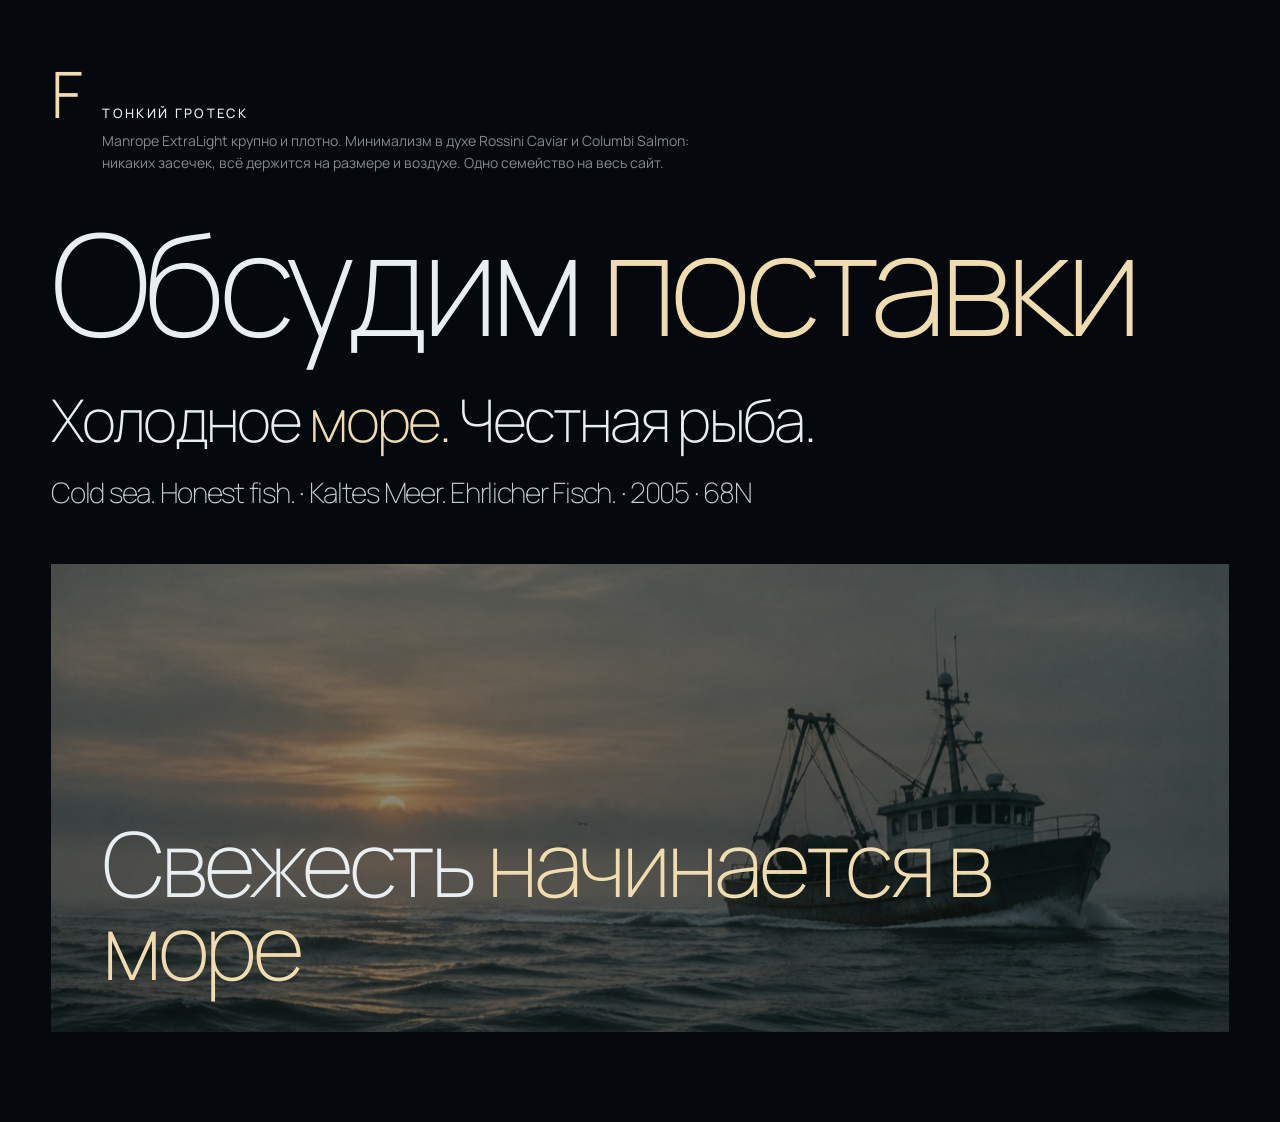
<file: fonts-lab.html>
<!doctype html>
<html lang="ru">
<head>
<meta charset="utf-8">
<meta name="viewport" content="width=device-width,initial-scale=1">
<title>Лаборатория шрифтов — Балтийские Морепродукты</title>
<meta name="robots" content="noindex">
<link href="https://fonts.googleapis.com/css2?family=Manrope:wght@300;400;500&display=swap" rel="stylesheet">
<style>
@font-face { font-family: 'A'; font-weight: 300; src: url('fonts/BalticDisplay-Light.woff2') format('woff2'); }
@font-face { font-family: 'A'; font-weight: 300; font-style: italic; src: url('fonts/BalticDisplay-LightItalic.woff2') format('woff2'); }
@font-face { font-family: 'B'; font-weight: 300; src: url('fonts/lab/LabWaveFine-Light.woff2') format('woff2'); }
@font-face { font-family: 'B'; font-weight: 300; font-style: italic; src: url('fonts/lab/LabWaveFine-LightItalic.woff2') format('woff2'); }
@font-face { font-family: 'C'; src: url('fonts/lab/LabDidone-Regular.woff2') format('woff2'); }
@font-face { font-family: 'D'; src: url('fonts/lab/LabInscription-Regular.woff2') format('woff2'); }
@font-face { font-family: 'E'; src: url('fonts/lab/LabTenor-Regular.woff2') format('woff2'); }
@font-face { font-family: 'F'; font-weight: 200; src: url('fonts/lab/LabGrotesk-ExtraLight.woff2') format('woff2'); }
:root { --ink: #05090d; --text: #e8eef1; --muted: rgba(232,238,241,.56); --faint: rgba(232,238,241,.14); --gold: #d2b278; --gold-2: #f0dcae; }
* { box-sizing: border-box; margin: 0; padding: 0; }
body { background: var(--ink); color: var(--text); font-family: Manrope, system-ui, sans-serif; -webkit-font-smoothing: antialiased; }
.top { position: sticky; top: 0; z-index: 5; display: flex; gap: 18px; align-items: center; padding: 18px 4vw; background: rgba(5,9,13,.85); backdrop-filter: blur(14px); border-bottom: 1px solid var(--faint); font-size: 13px; }
.top b { font-weight: 500; letter-spacing: .14em; text-transform: uppercase; font-size: 11px; color: var(--gold); margin-right: auto; }
.top a { color: var(--text); text-decoration: none; padding: 6px 12px; border: 1px solid var(--faint); border-radius: 100px; }
.top a:hover { border-color: var(--gold); }
.intro { padding: 10vh 4vw 6vh; max-width: 900px; color: var(--muted); line-height: 1.6; }
.intro h1 { color: var(--text); font-weight: 400; font-size: 28px; margin-bottom: 14px; }
section { padding: 10vh 4vw; border-top: 1px solid var(--faint); }
.meta { display: flex; gap: 22px; align-items: baseline; margin-bottom: 5vh; }
.meta .l { font-size: 64px; line-height: 1; color: var(--gold-2); font-family: inherit; font-weight: 300; }
.meta h2 { font-size: 13px; font-weight: 500; letter-spacing: .18em; text-transform: uppercase; }
.meta p { color: var(--muted); font-size: 14px; max-width: 620px; margin-top: 8px; line-height: 1.55; }
.big { font-size: clamp(64px, 11vw, 210px); line-height: .9; letter-spacing: -.02em; }
.big em, .mid em { color: var(--gold-2); }
.mid { font-size: clamp(36px, 4.6vw, 80px); line-height: 1; margin-top: 5vh; }
.small { font-size: clamp(22px, 2.2vw, 36px); line-height: 1.2; margin-top: 3vh; color: rgba(232,238,241,.85); }
.photo { position: relative; margin-top: 6vh; height: 52vh; overflow: hidden; display: flex; align-items: flex-end; padding: 5vh 4vw; }
.photo img { position: absolute; inset: 0; width: 100%; height: 100%; object-fit: cover; filter: brightness(.55) saturate(.8); }
.photo .t { position: relative; font-size: clamp(48px, 7vw, 130px); line-height: .92; }
.photo .t em { color: var(--gold-2); }
.body { margin-top: 4vh; max-width: 520px; color: var(--muted); line-height: 1.6; font-size: 15px; }
/* семейства */
.fa { font-family: 'A', serif; font-weight: 300; }
.fb { font-family: 'B', serif; font-weight: 300; }
.fc { font-family: 'C', serif; }  .fc em { font-style: normal; }
.fd { font-family: 'D', serif; text-transform: uppercase; letter-spacing: .04em; } .fd em { font-style: normal; }
.fd.big { font-size: clamp(54px, 9vw, 170px); }
.fe { font-family: 'E', sans-serif; text-transform: uppercase; letter-spacing: .06em; } .fe em { font-style: normal; }
.fe.big { font-size: clamp(48px, 8vw, 150px); line-height: 1; }
.ff { font-family: 'F', sans-serif; font-weight: 200; letter-spacing: -.045em; } .ff em { font-style: normal; }
.pick { display: inline-block; margin-top: 5vh; font-size: 12px; letter-spacing: .16em; text-transform: uppercase; color: var(--gold); border: 1px solid rgba(210,178,120,.5); border-radius: 100px; padding: 10px 18px; }
@media (max-width: 700px) { .top { flex-wrap: wrap; gap: 8px; } .top b { width: 100%; } }
</style>
</head>
<body>
<div class="top"><b>Лаборатория шрифтов · заголовки</b>
  <a href="#a">A</a><a href="#b">B</a><a href="#c">C</a><a href="#d">D</a><a href="#e">E</a><a href="#f">F</a><a href="index.html">← На сайт</a>
</div>

<div class="intro">
  <h1>Шесть направлений для заголовков</h1>
  <p>Все варианты — наши сборки на основе открытых шрифтов (лицензия SIL OFL, можно менять и переименовывать): свои пропорции, разрядка и название. Основной текст сайта везде остаётся Manrope. Напишите букву, которая ближе, — доведу её и поставлю на сайт. Можно и смешать: например, заголовки из одного варианта, акценты из другого.</p>
</div>

<section id="a">
  <div class="meta"><span class="l fa">A</span><div><h2>Baltic Display · чистый</h2><p>Сейчас на сайте, но без волнового прореза. Узкая контрастная антиква, золотые акценты курсивом. Спокойно, дорого, по-европейски.</p></div></div>
  <p class="big fa">Обсудим <em>поставки</em></p>
  <p class="mid fa">Холодное <em>море.</em> Честная рыба.</p>
  <p class="small fa">Cold <em>sea.</em> Honest fish. · Kaltes <em>Meer.</em> Ehrlicher Fisch. · 2005 · 68N</p>
  <div class="photo"><img src="media/trawler-m.jpg" alt=""><p class="t fa">Свежесть <em>начинается в море</em></p></div>
  <p class="body">Ловим, разделываем и консервируем рыбу Балтийского моря. Поставляем филе в Германию, Данию, Францию и другие страны Евросоюза.</p>
</section>

<section id="b">
  <div class="meta"><span class="l fb">B</span><div><h2>Baltic Display · тонкая волна</h2><p>Та же антиква, но прорез стал волосяным и ушёл выше. Читается как блик на воде, а не как разрыв — заметен только на крупных заголовках.</p></div></div>
  <p class="big fb">Обсудим <em>поставки</em></p>
  <p class="mid fb">Холодное <em>море.</em> Честная рыба.</p>
  <p class="small fb">Cold <em>sea.</em> Honest fish. · Kaltes <em>Meer.</em> Ehrlicher Fisch. · 2005 · 68N</p>
  <div class="photo"><img src="media/trawler-m.jpg" alt=""><p class="t fb">Свежесть <em>начинается в море</em></p></div>
</section>

<section id="c">
  <div class="meta"><span class="l fc">C</span><div><h2>Дидона</h2><p>На основе Oranienbaum — русская классическая дидона с очень резким контрастом штрихов. Ощущение старой петербургской этикетки и дорогого деликатеса. Без курсива, акцент — цветом.</p></div></div>
  <p class="big fc">Обсудим <em>поставки</em></p>
  <p class="mid fc">Холодное <em>море.</em> Честная рыба.</p>
  <p class="small fc">Cold <em>sea.</em> Honest fish. · Kaltes <em>Meer.</em> Ehrlicher Fisch. · 2005 · 68N</p>
  <div class="photo"><img src="media/trawler-m.jpg" alt=""><p class="t fc">Свежесть <em>начинается в море</em></p></div>
</section>

<section id="d">
  <div class="meta"><span class="l fd">D</span><div><h2>Надпись · капители</h2><p>На основе Forum — римские прописные, как высеченные в камне. Только заглавными, с разрядкой. Наследие, история, «дом с 2005 года».</p></div></div>
  <p class="big fd">Обсудим <em>поставки</em></p>
  <p class="mid fd">Холодное <em>море.</em> Честная рыба.</p>
  <p class="small fd">Cold <em>sea.</em> Honest fish. · Kaltes <em>Meer.</em> · 2005 · 68N</p>
  <div class="photo"><img src="media/trawler-m.jpg" alt=""><p class="t fd">Свежесть <em>начинается в море</em></p></div>
</section>

<section id="e">
  <div class="meta"><span class="l fe">E</span><div><h2>Воздушный гротеск</h2><p>На основе Tenor Sans — рубленый шрифт с лёгкими раструбами. Прописные с разрядкой, как у модных и ювелирных домов. Современно, светло, по-скандинавски.</p></div></div>
  <p class="big fe">Обсудим <em>поставки</em></p>
  <p class="mid fe">Холодное <em>море.</em> Честная рыба.</p>
  <p class="small fe">Cold <em>sea.</em> Honest fish. · Kaltes <em>Meer.</em> · 2005 · 68N</p>
  <div class="photo"><img src="media/trawler-m.jpg" alt=""><p class="t fe">Свежесть <em>начинается в море</em></p></div>
</section>

<section id="f">
  <div class="meta"><span class="l ff">F</span><div><h2>Тонкий гротеск</h2><p>Manrope ExtraLight крупно и плотно. Минимализм в духе Rossini Caviar и Columbi Salmon: никаких засечек, всё держится на размере и воздухе. Одно семейство на весь сайт.</p></div></div>
  <p class="big ff">Обсудим <em>поставки</em></p>
  <p class="mid ff">Холодное <em>море.</em> Честная рыба.</p>
  <p class="small ff">Cold <em>sea.</em> Honest fish. · Kaltes <em>Meer.</em> Ehrlicher Fisch. · 2005 · 68N</p>
  <div class="photo"><img src="media/trawler-m.jpg" alt=""><p class="t ff">Свежесть <em>начинается в море</em></p></div>
</section>
</body>
</html>
</file>
<file: style.css>
/* Baltic Grotesk — фирменная гарнитура заголовков (на основе Manrope, SIL OFL 1.1, см. fonts/OFL.txt).
   Вес 100–300 → сверхтонкое начертание для крупных заголовков, 400+ → светлое для мелких. */
@font-face { font-family: 'Baltic Grotesk'; font-weight: 100 300; font-style: normal; font-display: swap; src: url('fonts/BalticGrotesk-ExtraLight.woff2') format('woff2'); }
@font-face { font-family: 'Baltic Grotesk'; font-weight: 400 700; font-style: normal; font-display: swap; src: url('fonts/BalticGrotesk-Light.woff2') format('woff2'); }

:root {
  --ink: #05090d;
  --deep: #061219;
  --text: #e8eef1;
  --muted: rgba(232, 238, 241, .56);
  --faint: rgba(232, 238, 241, .14);
  --gold: #d2b278;
  --gold-2: #f0dcae;
  --serif: 'Baltic Grotesk', 'Manrope', system-ui, sans-serif;
  --display: 'Baltic Grotesk', 'Manrope', system-ui, sans-serif;
  --sans: 'Manrope', system-ui, sans-serif;
  --pad: clamp(20px, 4vw, 64px);
  --ease: cubic-bezier(.16, 1, .3, 1);
}

*, *::before, *::after { box-sizing: border-box; margin: 0; padding: 0; }
html { background: var(--ink); color: var(--text); overflow-x: clip; }
html.lenis, html.lenis body { height: auto; }
.lenis.lenis-smooth { scroll-behavior: auto !important; }
body {
  background: var(--ink);
  font-family: var(--sans);
  font-weight: 400;
  font-size: 16px;
  line-height: 1.55;
  -webkit-font-smoothing: antialiased;
  overflow-x: clip;
}
/* до старта скрипта прячем то, что потом плавно появляется, чтобы не было мигания */
body.is-loading .hero__title .line > span { transform: translateY(145%); }
body.is-loading .nav, body.is-loading .hero__eyebrow, body.is-loading .hero__lead,
body.is-loading .scroll-hint, body.is-loading .depth { opacity: 0; }
#sea { animation: seaIn 1.6s ease both; }
@keyframes seaIn { from { opacity: 0; } to { opacity: 1; } }
a { color: inherit; text-decoration: none; }
em { font-style: normal; color: var(--gold-2); }
ul, ol { list-style: none; }
::selection { background: var(--gold); color: var(--ink); }



/* ---------- Фон: WebGL + слои ---------- */
#sea { position: fixed; inset: 0; width: 100%; height: 100%; z-index: 0; display: block; }
.veil {
  position: fixed; inset: 0; z-index: 1; pointer-events: none;
  background:
    radial-gradient(120% 90% at 50% 40%, transparent 40%, rgba(2, 6, 9, .7) 100%),
    linear-gradient(180deg, rgba(5, 9, 13, .35) 0%, transparent 25%, transparent 70%, rgba(5, 9, 13, .55) 100%);
}
.grain {
  position: fixed; inset: -50%; z-index: 60; pointer-events: none; opacity: .07;
  background-image: url("data:image/svg+xml,%3Csvg xmlns='http://www.w3.org/2000/svg' width='200' height='200'%3E%3Cfilter id='n'%3E%3CfeTurbulence type='fractalNoise' baseFrequency='.85' numOctaves='3' stitchTiles='stitch'/%3E%3C/filter%3E%3Crect width='100%25' height='100%25' filter='url(%23n)'/%3E%3C/svg%3E");
  animation: grain 1s steps(6) infinite;
}
@keyframes grain {
  0% { transform: translate(0, 0); } 20% { transform: translate(-5%, 3%); } 40% { transform: translate(4%, -6%); }
  60% { transform: translate(-3%, 7%); } 80% { transform: translate(6%, 2%); } 100% { transform: translate(0, 0); }
}
main, footer { position: relative; z-index: 2; }

/* ---------- Прелоадер ---------- */
.loader {
  position: fixed; inset: 0; z-index: 100; background: #04080b;
  display: grid; grid-template-rows: auto 1fr auto auto; padding: var(--pad);
  clip-path: inset(0 0 0 0);
}
.loader__top { display: flex; justify-content: space-between; font-size: 12px; letter-spacing: .2em; text-transform: uppercase; color: var(--muted); }
.loader__count { align-self: end; font-family: var(--serif); font-weight: 300; font-size: clamp(110px, 22vw, 340px); line-height: .8; letter-spacing: -.04em; }
.loader__count sup { font-size: .25em; vertical-align: top; margin-left: .1em; color: var(--gold); }
.loader__bar { height: 1px; background: var(--faint); margin: 28px 0 16px; overflow: hidden; }
.loader__bar i { display: block; height: 100%; background: var(--gold); transform-origin: left; transform: scaleX(0); }
.loader__caption { font-size: 12px; letter-spacing: .2em; text-transform: uppercase; color: var(--muted); }

/* ---------- Курсор ---------- */
.cursor { position: fixed; inset: 0; z-index: 90; pointer-events: none; opacity: 0; transition: opacity .4s; }
.cursor.is-on { opacity: 1; }
.cursor__svg { position: absolute; inset: 0; width: 100%; height: 100%; overflow: visible; }
.cursor__line { fill: none; stroke: rgba(232, 238, 241, .55); stroke-width: .8; }
.cursor__hook { filter: drop-shadow(0 2px 6px rgba(0, 0, 0, .55)); }
.cursor__eye, .cursor__bend, .cursor__barb { fill: none; stroke: #e9eef1; stroke-width: 1.7; stroke-linecap: round; stroke-linejoin: round; transition: stroke .35s; }
.cursor.is-hover .cursor__eye, .cursor.is-hover .cursor__bend, .cursor.is-hover .cursor__barb { stroke: var(--gold-2); }
.cursor.is-hover .cursor__line { stroke: rgba(240, 220, 174, .7); }
.cursor__label {
  position: absolute; left: 0; top: 0; padding: 7px 12px; border-radius: 100px; background: rgba(240, 220, 174, .95); color: #05090d;
  font-size: 11px; letter-spacing: .14em; text-transform: uppercase; white-space: nowrap; opacity: 0; transition: opacity .3s;
}
.cursor.has-label .cursor__label { opacity: 1; }
@media (hover: none), (pointer: coarse) { .cursor { display: none; } }

/* ---------- Глубиномер ---------- */
.depth {
  position: fixed; right: var(--pad); top: 50%; transform: translateY(-50%); z-index: 20;
  display: flex; flex-direction: column; align-items: center; gap: 14px; font-size: 10px;
  letter-spacing: .22em; text-transform: uppercase; color: var(--muted); pointer-events: none;
}
.depth__label { writing-mode: vertical-rl; transform: rotate(180deg); }
.depth__scale {
  position: relative; width: 9px; height: 180px;
  background: repeating-linear-gradient(180deg, var(--faint) 0 1px, transparent 1px 12px);
}
.depth__mark { position: absolute; left: -6px; right: -6px; top: 0; height: 1px; background: var(--gold); }
.depth__value { font-size: 12px; letter-spacing: .08em; color: var(--text); }
.depth__value b { font-weight: 500; font-variant-numeric: tabular-nums; }

/* ---------- Навигация ---------- */
.nav {
  position: fixed; top: 0; left: 0; right: 0; z-index: 30;
  display: flex; align-items: center; justify-content: space-between;
  padding: 26px var(--pad); color: #f4f7f8;
  background-image: linear-gradient(180deg, rgba(4, 8, 12, .62), rgba(4, 8, 12, 0));
  text-shadow: 0 1px 14px rgba(0, 0, 0, .55);
  transition: padding .6s var(--ease), background-color .6s var(--ease), transform .7s var(--ease);
  background-repeat: no-repeat;
}
.nav.is-scrolled {
  padding-top: 14px; padding-bottom: 14px; background-image: none;
  background-color: rgba(5, 10, 14, .62);
  -webkit-backdrop-filter: blur(18px) saturate(140%); backdrop-filter: blur(18px) saturate(140%);
  box-shadow: none;
}
.nav.is-scrolled .nav__cta { border-color: rgba(210, 178, 120, .6); }
.nav.is-hidden { transform: translateY(-100%); }
.nav__logo { display: flex; align-items: center; gap: 12px; font-size: 11px; line-height: 1.25; letter-spacing: .2em; text-transform: uppercase; font-weight: 500; }
.nav__mark { width: 34px; height: 34px; fill: none; stroke: currentColor; stroke-width: 1.2; }
.nav__links { display: flex; gap: clamp(18px, 3vw, 44px); font-size: 13px; letter-spacing: .04em; }
.nav__links a { position: relative; }
.nav__links a::after {
  content: ''; position: absolute; left: 0; right: 0; bottom: -4px; height: 1px; background: currentColor;
  transform: scaleX(0); transform-origin: right; transition: transform .6s var(--ease);
}
.nav__links a:hover::after { transform: scaleX(1); transform-origin: left; }
.nav__cta {
  display: inline-flex; padding: 14px 26px; border: 1px solid rgba(210, 178, 120, .7); border-radius: 100px;
  background: rgba(4, 8, 12, .35); -webkit-backdrop-filter: blur(8px); backdrop-filter: blur(8px);
  font-size: 13px; letter-spacing: .04em; transition: background .5s var(--ease), color .5s var(--ease);
}
.nav__cta:hover { background: var(--gold-2); color: #05090d; text-shadow: none; }

/* ---------- Общие ---------- */
section { position: relative; padding: 0 calc(var(--pad) + 56px) 0 var(--pad); }
.label { font-size: 12px; letter-spacing: .22em; text-transform: uppercase; color: var(--gold); margin-bottom: 36px; }
.title {
  font-family: var(--serif); font-weight: 300; font-size: clamp(52px, 8vw, 132px);
  line-height: .92; letter-spacing: -.025em;
}
.mask { display: block; overflow: hidden; padding-bottom: .24em; margin-bottom: -.24em; }
.mask > span { display: inline-block; will-change: transform; }

/* ---------- Hero ---------- */
.hero {
  min-height: 100vh; min-height: 100svh; display: flex; flex-direction: column; justify-content: flex-end;
  padding-top: 140px; padding-bottom: 44px;
}
/* мягкое затемнение под слоганом слева-снизу, чтобы он читался на фоне моря */
.hero::before {
  content: ''; position: absolute; inset: 0; z-index: -1; pointer-events: none;
  /* эллипс полностью гаснет до краёв блока — без видимого стыка при прокрутке */
  background: radial-gradient(ellipse 62% 40% at 26% 57%, rgba(4, 9, 13, .6), rgba(4, 9, 13, .25) 55%, transparent 100%);
}
.hero__title { text-shadow: 0 2px 30px rgba(3, 8, 12, .45), 0 0 2px rgba(3, 8, 12, .25); }
.hero__eyebrow { display: flex; gap: 28px; font-size: 12px; letter-spacing: .22em; text-transform: uppercase; color: var(--muted); margin-bottom: 26px; }
.hero__eyebrow span:first-child::after { content: ''; display: inline-block; width: 40px; height: 1px; background: var(--gold); vertical-align: middle; margin-left: 28px; }
.hero__title {
  font-family: var(--display); font-weight: 300; font-size: clamp(60px, 10.6vw, 200px);
  line-height: .88; letter-spacing: -.02em;
}
.hero__title .line { display: block; overflow: hidden; padding-bottom: .24em; margin-bottom: -.24em; }
.hero__title .line > span { display: inline-block; will-change: transform; }
.hero__title .line:nth-child(2) { padding-left: 12vw; }
.hero__bottom { display: flex; justify-content: space-between; align-items: flex-end; gap: 40px; margin-top: 46px; }
.hero__lead { max-width: 440px; color: var(--muted); font-size: 15px; }
.scroll-hint { display: flex; align-items: center; gap: 16px; font-size: 11px; letter-spacing: .22em; text-transform: uppercase; color: var(--muted); }
.scroll-hint i { position: relative; width: 1px; height: 64px; background: var(--faint); overflow: hidden; }
.scroll-hint i::after {
  content: ''; position: absolute; left: 0; top: -40%; width: 100%; height: 40%; background: var(--gold);
  animation: drip 2.2s var(--ease) infinite;
}
@keyframes drip { to { top: 110%; } }

/* ---------- Манифест ---------- */
.manifesto { min-height: 140vh; display: flex; flex-direction: column; justify-content: center; padding-top: 20vh; padding-bottom: 20vh; }
.manifesto__text {
  font-family: var(--serif); font-weight: 300; font-size: clamp(34px, 5.2vw, 88px);
  line-height: 1.04; letter-spacing: -.015em; max-width: 1400px;
}
.manifesto__text .w { display: inline-block; opacity: .12; white-space: pre; }

/* ---------- Цифры ---------- */
.stats {
  display: grid; grid-template-columns: repeat(4, 1fr); gap: clamp(20px, 3vw, 48px);
  padding-top: 10vh; padding-bottom: 26vh;
}
.stat { display: flex; flex-direction: column; gap: 18px; }
.stat__num { font-family: var(--serif); font-weight: 300; font-size: clamp(56px, 6.4vw, 110px); line-height: .9; letter-spacing: -.03em; font-variant-numeric: lining-nums; }
.stat__line { display: block; height: 1px; background: var(--faint); position: relative; overflow: hidden; }
.stat__line::after { content: ''; position: absolute; inset: 0; background: var(--gold); transform: scaleX(var(--s, 0)); transform-origin: left; }
.stat__label { font-size: 13px; color: var(--muted); max-width: 220px; }

/* ---------- Производство ---------- */
.process { padding: 0; height: 100vh; overflow: hidden; }
.process__track { display: flex; height: 100%; width: max-content; align-items: stretch; will-change: transform; }
.process__intro {
  width: 48vw; flex-shrink: 0; padding: 18vh var(--pad) 10vh; display: flex; flex-direction: column; justify-content: center;
}
.process__lead { color: var(--muted); max-width: 380px; margin-top: 36px; }
.process__arrow { font-size: 40px; margin-top: 40px; color: var(--gold); font-weight: 300; }
.step {
  width: min(36vw, 560px); flex-shrink: 0; border-left: 1px solid var(--faint);
  padding: 13vh 3.4vw 8vh; display: flex; flex-direction: column; justify-content: flex-start; position: relative;
  background: linear-gradient(180deg, transparent, rgba(4, 12, 18, .35) 50%, transparent);
}
.step__media {
  position: relative; width: 100%; height: 44vh; flex-shrink: 0; overflow: hidden; margin-bottom: 30px;
  clip-path: inset(0 0 0 0); background: #0a141b;
}
.step__media img, .step__media video {
  position: absolute; inset: -12% -12%; width: 124%; height: 124%; object-fit: cover; display: block;
  filter: saturate(.85) contrast(1.05); will-change: transform;
}
.step__media::after { content: ''; position: absolute; inset: 0; background: linear-gradient(180deg, transparent 55%, rgba(4, 10, 14, .55)); }
.step:last-child { margin-right: 10vw; border-right: 1px solid var(--faint); }
.step__n {
  display: flex; align-items: center; gap: 22px; margin-bottom: 26px; pointer-events: none; flex-shrink: 0;
  font-family: var(--serif); font-weight: 300; font-size: clamp(56px, 5vw, 84px); line-height: .8;
  color: var(--gold-2); letter-spacing: -.03em; font-variant-numeric: lining-nums;
}
.step__n::after { content: ''; flex: 1; height: 1px; background: linear-gradient(90deg, rgba(210, 178, 120, .6), rgba(232, 238, 241, .08)); }

/* ---------- Фильм ---------- */
.film { padding: 0; height: 260vh; }
.film__pin { position: sticky; top: 0; height: 100vh; height: 100svh; overflow: hidden; display: grid; place-items: center; }
.film__frame {
  position: absolute; inset: 0; overflow: hidden;
  clip-path: inset(var(--iy, 30%) var(--ix, 34%) round var(--r, 18px));
  /* низ видео растворяется в воде, без резкой линии */
  -webkit-mask-image: linear-gradient(180deg, #000 0, #000 72%, transparent 100%);
          mask-image: linear-gradient(180deg, #000 0, #000 72%, transparent 100%);
}
.film__video { position: absolute; inset: 0; width: 100%; height: 100%; object-fit: cover; transform: scale(var(--fs, 1.25)); }
.film__shade { position: absolute; inset: 0; background: linear-gradient(180deg, rgba(4, 9, 13, .35), transparent 35%, transparent 55%, rgba(4, 9, 13, .7)); }
.film__text { position: relative; z-index: 2; text-align: center; padding: 0 var(--pad); }
.film__kicker { font-size: 12px; letter-spacing: .24em; text-transform: uppercase; color: var(--gold-2); margin-bottom: 26px; }
.film__title { font-family: var(--display); font-weight: 300; font-size: clamp(56px, 9vw, 160px); line-height: .9; letter-spacing: -.03em; text-shadow: 0 10px 60px rgba(0, 0, 0, .45); }

/* ---------- Побережье ---------- */
.coast { padding: 0; height: 130vh; display: flex; align-items: flex-end; overflow: hidden; }
.coast__frame { position: absolute; inset: 0; margin: 0; overflow: hidden;
  /* видео растворяется сверху и снизу в общий фон, без видимой границы кадра */
  -webkit-mask-image: linear-gradient(180deg, transparent 0%, #000 26%, #000 74%, transparent 100%);
          mask-image: linear-gradient(180deg, transparent 0%, #000 26%, #000 74%, transparent 100%); }
.coast__frame img, .coast__frame video {
  position: absolute; left: 0; top: -12%; width: 100%; height: 124%; object-fit: cover; will-change: transform;
  filter: saturate(.5) brightness(.55) contrast(1.12);
}
/* тонировка под палитру сайта + растворение краёв в фон */
.coast__frame::before {
  content: ''; position: absolute; inset: 0; z-index: 1; mix-blend-mode: color;
  background: #0d2b38; opacity: .55;
}
.coast__frame::after {
  content: ''; position: absolute; inset: 0; z-index: 2;
  background:
    linear-gradient(180deg, rgba(5, 9, 13, .4) 0%, transparent 38%, rgba(5, 9, 13, .2) 60%, rgba(5, 9, 13, .6) 100%),
    radial-gradient(120% 80% at 70% 40%, transparent 40%, rgba(5, 9, 13, .6) 100%);
}
.coast__content { position: relative; z-index: 3; padding: 0 calc(var(--pad) + 56px) 16vh var(--pad); width: 100%; }
.coast__title { font-family: var(--display); font-weight: 300; font-size: clamp(64px, 11vw, 200px); line-height: .86; letter-spacing: -.04em; }
.coast__title .mask:nth-child(2) { padding-left: 10vw; }
.coast__caption { max-width: 420px; margin: 40px 0 0 auto; color: var(--muted); font-size: 15px; }

/* ---------- Превью в каталоге ---------- */
.preview {
  /* иллюминатор: круглое окно справа от курсора */
  position: fixed; left: 0; top: 0; z-index: 25; width: 340px; height: 340px; margin: -170px 0 0 56px;
  pointer-events: none; border-radius: 50%; overflow: hidden; clip-path: circle(0% at 50% 50%);
  box-shadow: 0 30px 80px rgba(0, 0, 0, .6);
}
.preview__inner { position: absolute; inset: 0; border-radius: 50%; overflow: hidden;
  background: radial-gradient(circle at 50% 45%, #27323a 0%, #1a2228 55%, #10161b 100%); }
/* фото 4:5 целиком вписано в круг, края растворяются в сланцевом фоне */
.preview__inner img { position: absolute; left: 0; top: 0; width: 100%; height: 100%; object-fit: cover; filter: saturate(.85) contrast(1.04); }
.preview::before {  /* тонировка под палитру и затемнение к краям */
  content: ''; position: absolute; inset: 0; z-index: 2; border-radius: 50%;
  background: radial-gradient(circle at 50% 50%, transparent 60%, rgba(4, 12, 18, .45) 85%, rgba(4, 12, 18, .85) 100%),
              linear-gradient(180deg, rgba(27, 66, 80, .18), rgba(4, 10, 14, .1));
}
.preview::after {   /* кольцо иллюминатора */
  content: ''; position: absolute; inset: 0; z-index: 3; border-radius: 50%;
  border: 1px solid rgba(240, 220, 174, .55); box-shadow: inset 0 0 0 10px rgba(5, 9, 13, .35), inset 0 0 0 11px rgba(240, 220, 174, .18);
}
.row__thumb { display: none; }
.step h3 { font-family: var(--serif); font-weight: 400; font-size: clamp(40px, 3.6vw, 60px); line-height: 1; margin-bottom: 18px; }
.step p { color: var(--muted); max-width: 360px; font-size: 15px; }

/* ---------- Продукция ---------- */
.products { padding: 0; }
.products__pin {
  height: 100vh; height: 100svh; position: relative; display: grid;
  grid-template-columns: 1fr 1.25fr 1fr; align-items: center; padding: 0 calc(var(--pad) + 90px) 0 var(--pad);
  background:
    radial-gradient(42% 52% at 50% 52%, rgba(210, 178, 120, .14), transparent 70%),
    linear-gradient(180deg, rgba(3, 9, 13, 0), rgba(3, 9, 13, .7) 22%, rgba(3, 9, 13, .82) 50%, rgba(3, 9, 13, .7) 78%, rgba(3, 9, 13, 0));
}
.products__head { position: relative; z-index: 2; align-self: center; }
.products__slides { position: relative; height: 410px; }
.pslide { position: absolute; inset: 0; visibility: hidden; }
.pslide__title { font-family: var(--serif); font-weight: 300; font-size: clamp(54px, 6.4vw, 112px); line-height: .9; letter-spacing: -.03em; }
.pslide__text { color: var(--muted); max-width: 330px; margin-top: 28px; }
.tin-stage { position: relative; height: 100%; display: flex; align-items: center; justify-content: center; }
#tin { width: 100%; height: 78vh; display: block; position: relative; z-index: 2; }
.tin-shadow {
  position: absolute; left: 50%; bottom: 13vh; width: 60%; height: 50px; transform: translateX(-50%);
  background: radial-gradient(50% 50% at 50% 50%, rgba(0, 0, 0, .65), transparent 70%); filter: blur(6px);
}
.products__index { justify-self: end; display: flex; flex-direction: column; gap: 22px; z-index: 2; }
.products__index li {
  display: flex; gap: 18px; font-size: 14px; color: var(--muted); transition: color .6s var(--ease), transform .6s var(--ease);
}
.products__index li span { color: var(--faint); font-variant-numeric: tabular-nums; transition: color .6s; }
.products__index li.is-active { color: var(--text); transform: translateX(-12px); }
.products__index li.is-active span { color: var(--gold); }
.products__progress { position: absolute; left: var(--pad); right: calc(var(--pad) + 90px); bottom: 48px; height: 1px; background: var(--faint); }
.products__progress i { position: absolute; inset: 0; background: var(--gold); transform-origin: left; transform: scaleX(0); }

/* ---------- Каталог ---------- */
.catalog {
  padding-top: 26vh; padding-bottom: 20vh;
  background: linear-gradient(180deg, transparent, rgba(3, 9, 13, .72) 22%, rgba(3, 9, 13, .72) 82%, transparent);
}
.catalog__head { margin-bottom: 9vh; }
.catalog__list { border-top: 1px solid var(--faint); }
.row {
  position: relative; display: grid; grid-template-columns: 70px 1fr auto 60px; align-items: center;
  gap: 24px; padding: 30px clamp(20px, 2.4vw, 36px); border-bottom: 1px solid var(--faint); overflow: hidden;
}
.row::before {  /* мягкий золотистый отсвет вместо белой заливки */
  content: ''; position: absolute; inset: 0; z-index: -1; opacity: 0; transition: opacity .7s var(--ease);
  background: linear-gradient(90deg, rgba(240, 220, 174, .07), rgba(240, 220, 174, .02) 60%, transparent);
}
.row::after {   /* золотая линия по низу строки */
  content: ''; position: absolute; left: 0; right: 0; bottom: -1px; height: 1px; background: var(--gold);
  transform: scaleX(0); transform-origin: right; transition: transform .9s var(--ease);
}
.row > * { transition: color .5s var(--ease), transform .7s var(--ease); }
.row__n { font-size: 12px; color: var(--muted); letter-spacing: .12em; }
.row__name { font-family: var(--serif); font-weight: 300; font-size: clamp(36px, 4.6vw, 76px); line-height: 1; letter-spacing: -.02em; }
.row__type { font-size: 13px; color: var(--muted); letter-spacing: .04em; }
.row__arrow { justify-self: end; font-size: 26px; color: var(--gold); }
.catalog__list { position: relative; z-index: 0; }
.row { z-index: 0; isolation: isolate; }
@media (hover: hover) {
  .row:hover::before, .row:focus-visible::before { opacity: 1; }
  .row:hover::after, .row:focus-visible::after { transform: scaleX(1); transform-origin: left; }
  .row:hover .row__name, .row:focus-visible .row__name { transform: translateX(24px); color: var(--gold-2); }
  .row:hover .row__n, .row:hover .row__type { color: var(--text); }
  .row:hover .row__arrow { transform: rotate(45deg); }
}

/* ---------- Экспорт ---------- */
.export {
  display: flex; align-items: center; min-height: 115vh; overflow: hidden;
  padding-top: 14vh; padding-bottom: 14vh;
}
/* подложка без краёв: тает сверху и снизу в общий фон, чтобы не было шва с соседними секциями */
.export::before {
  content: ''; position: absolute; inset: 0; z-index: 1; pointer-events: none;
  background:
    linear-gradient(90deg, rgba(4, 8, 12, .85) 0%, rgba(4, 8, 12, .5) 32%, rgba(4, 8, 12, .3) 60%, rgba(4, 8, 12, .3) 100%);
  -webkit-mask-image: linear-gradient(180deg, transparent 0%, #000 28%, #000 72%, transparent 100%);
          mask-image: linear-gradient(180deg, transparent 0%, #000 28%, #000 72%, transparent 100%);
}
.export__text { position: relative; z-index: 2; max-width: 600px; }
.export__lead { color: rgba(232, 238, 241, .7); max-width: 440px; margin-top: 36px; }
.export__map { position: absolute; inset: 0; z-index: 0; pointer-events: none;
  -webkit-mask-image: linear-gradient(180deg, transparent 0%, #000 22%, #000 80%, transparent 100%);
          mask-image: linear-gradient(180deg, transparent 0%, #000 22%, #000 80%, transparent 100%); }
.map { display: block; width: 100%; height: 100%; overflow: visible; }
.map__borders { fill: none; stroke: rgba(232, 238, 241, .09); stroke-width: .7; }
.d-land circle { fill: rgba(232, 238, 241, .3); }
.d-hl circle { fill: var(--gold); opacity: .9; }
.r-base { fill: none; stroke: var(--gold); stroke-opacity: .2; stroke-width: 1; }
.r-line { fill: none; stroke: var(--gold-2); stroke-width: 1.6; stroke-linecap: round; }
.r-spark { fill: #fff3d4; }
.pt circle { fill: var(--text); }
.pt--home circle { fill: var(--gold); }
.pt .pt__ring { fill: none; stroke: var(--gold); stroke-opacity: .55; }
.pt .pt__pulse { fill: none; stroke: var(--gold); stroke-width: 1; opacity: .6; transform-box: fill-box; transform-origin: center; animation: pulse 2.8s var(--ease) infinite; }
.pt text { fill: var(--text); font-family: var(--sans); font-size: 17px; letter-spacing: .08em; paint-order: stroke; stroke: rgba(4, 8, 12, .8); stroke-width: 4px; }
.pt--home text { fill: var(--gold-2); font-size: 19px; }
@keyframes pulse { 0% { transform: scale(.3); opacity: .9; } 100% { transform: scale(2.2); opacity: 0; } }

/* ---------- Контакты ---------- */
.contact {
  padding-top: 22vh; padding-bottom: 12vh;
  background: linear-gradient(180deg, transparent 0%, rgba(4, 8, 12, .72) 22%, rgba(4, 8, 12, .9) 60%, #04080c 100%);
}
.contact__title, .contact__big { text-shadow: 0 6px 40px rgba(0, 0, 0, .55); }
.contact__col p { color: rgba(232, 238, 241, .72); }
.contact__title { font-family: var(--display); font-weight: 300; font-size: clamp(72px, 15vw, 270px); line-height: .84; letter-spacing: -.045em; margin-bottom: 10vh; }
.contact__title .mask:nth-child(2) { padding-left: 14vw; }
.contact__grid { display: grid; grid-template-columns: 1.3fr 1fr 1fr; gap: 4vw; border-top: 1px solid var(--faint); padding-top: 40px; }
.contact__col { display: flex; flex-direction: column; gap: 10px; align-items: flex-start; }
.contact__col p { color: var(--muted); max-width: 300px; }
.contact__k { font-size: 11px; letter-spacing: .22em; text-transform: uppercase; color: var(--gold); margin-bottom: 8px; }
.contact__big { font-family: var(--serif); font-size: clamp(28px, 2.8vw, 46px); line-height: 1.15; position: relative; display: inline-block; }
.contact__big::after {
  content: ''; position: absolute; left: 0; right: 0; bottom: 2px; height: 1px; background: var(--gold);
  transform: scaleX(0); transform-origin: right; transition: transform .7s var(--ease);
}
.contact__big:hover::after { transform: scaleX(1); transform-origin: left; }

/* ---------- Футер ---------- */
.footer { padding: 0; overflow: hidden; background: #04080c; border-top: 1px solid var(--faint); }
.marquee { overflow: hidden; border-top: 1px solid var(--faint); border-bottom: 1px solid var(--faint); padding: 3vh 0; }
.marquee__inner { display: flex; width: max-content; will-change: transform; }
.marquee__inner span {
  font-family: var(--serif); font-weight: 300; font-size: clamp(64px, 11vw, 190px); line-height: 1;
  white-space: nowrap; letter-spacing: -.03em; padding-right: .3em;
}
.marquee__inner i { font-style: normal; color: var(--gold); font-size: .4em; vertical-align: middle; margin: 0 .3em; }
.footer__bar { display: flex; justify-content: space-between; padding: 26px var(--pad) 30px; font-size: 12px; color: var(--muted); letter-spacing: .06em; }


/* ---------- Шапка: правая часть, язык, звук ---------- */
.nav__right { display: flex; align-items: center; gap: 22px; }
.lang { display: flex; gap: 6px; font-size: 12px; letter-spacing: .14em; }
.lang a { opacity: .5; transition: opacity .4s; }
.lang a.is-active, .lang a:hover { opacity: 1; }
.lang span { opacity: .35; }
.sound {
  display: inline-flex; align-items: center; gap: 10px; background: none; border: 0; color: inherit;
  font: inherit; font-size: 12px; letter-spacing: .14em; text-transform: uppercase; cursor: pointer; padding: 6px 0;
}
.sound__bars { display: inline-flex; align-items: flex-end; gap: 2px; height: 14px; }
.sound__bars i { width: 2px; height: 3px; background: currentColor; border-radius: 1px; transition: height .4s var(--ease); }
.sound.is-on .sound__bars i { animation: eq 1.1s ease-in-out infinite; }
.sound.is-on .sound__bars i:nth-child(2) { animation-delay: -.3s; }
.sound.is-on .sound__bars i:nth-child(3) { animation-delay: -.6s; }
.sound.is-on .sound__bars i:nth-child(4) { animation-delay: -.9s; }
.sound.is-on .sound__label { color: var(--gold-2); }
@keyframes eq { 0%, 100% { height: 3px; } 50% { height: 14px; } }

/* ---------- Ссылка «Подробнее» у консервов ---------- */
.pslide__more { display: inline-flex; gap: 10px; align-items: center; margin-top: 26px; font-size: 13px; letter-spacing: .14em; text-transform: uppercase; color: var(--gold-2); }
.pslide__more i { font-style: normal; transition: transform .6s var(--ease); }
.pslide__more:hover i { transform: translateX(8px); }
.products__index li b { font-weight: inherit; }

/* ---------- Закупщикам ---------- */
.buyers {
  padding-top: 22vh; padding-bottom: 14vh;
  background: linear-gradient(180deg, transparent, rgba(4, 8, 12, .78) 14%, rgba(4, 8, 12, .78) 88%, transparent);
}
.buyers__head { max-width: 900px; margin-bottom: 8vh; }
.buyers__lead { color: rgba(232, 238, 241, .7); max-width: 520px; margin-top: 32px; }
.buyers__grid { display: grid; grid-template-columns: repeat(4, 1fr); border-top: 1px solid var(--faint); }
.bcard {
  position: relative; padding: 36px 28px 40px 0; display: flex; flex-direction: column; gap: 14px; min-height: 290px;
  border-right: 1px solid var(--faint);
}
.bcard + .bcard { padding-left: 28px; }
.bcard:last-child { border-right: 0; }
.bcard__n { font-family: var(--serif); font-size: 44px; line-height: 1; color: var(--gold-2); font-weight: 300; }
.bcard h3 { font-family: var(--serif); font-weight: 300; font-size: 32px; line-height: 1.05; }
.bcard p { color: var(--muted); font-size: 14px; flex: 1; }
.bcard__badge {
  align-self: flex-start; font-size: 11px; letter-spacing: .16em; text-transform: uppercase; color: var(--gold);
  border: 1px solid rgba(210, 178, 120, .45); border-radius: 100px; padding: 7px 14px;
}
.rfq { margin-top: 12vh; border-top: 1px solid var(--faint); padding-top: 50px; position: relative; }
.rfq__title { font-family: var(--serif); font-weight: 300; font-size: clamp(40px, 4.4vw, 72px); line-height: 1; margin-bottom: 40px; }
.rfq__grid { display: grid; grid-template-columns: repeat(3, 1fr); gap: 34px 36px; }
.field { display: flex; flex-direction: column; gap: 10px; }
.field--wide { grid-column: 1 / -1; }
.field span { font-size: 11px; letter-spacing: .2em; text-transform: uppercase; color: var(--muted); }
.field input, .field select, .field textarea {
  background: transparent; border: 0; border-bottom: 1px solid rgba(232, 238, 241, .22); color: var(--text);
  font: inherit; font-size: 17px; padding: 10px 0 12px; border-radius: 0; outline: none; transition: border-color .4s;
  -webkit-appearance: none; appearance: none;
}
.field select { background-image: linear-gradient(45deg, transparent 50%, var(--gold) 50%), linear-gradient(135deg, var(--gold) 50%, transparent 50%);
  background-position: calc(100% - 12px) 55%, calc(100% - 6px) 55%; background-size: 6px 6px; background-repeat: no-repeat; }
.field select option { background: #0a1218; color: var(--text); }
.field textarea { resize: vertical; }
.field input:focus, .field select:focus, .field textarea:focus { border-bottom-color: var(--gold); }
.rfq__foot { display: flex; align-items: center; gap: 32px; margin-top: 44px; flex-wrap: wrap; }
.rfq__submit {
  display: inline-flex; padding: 18px 34px; border-radius: 100px; border: 1px solid var(--gold); background: var(--gold-2);
  color: #05090d; font: inherit; font-size: 14px; letter-spacing: .06em; cursor: pointer; transition: background .5s var(--ease);
}
.rfq__submit:hover { background: #fff3d4; }
.rfq__note { font-size: 13px; color: var(--muted); white-space: nowrap; }
@media (max-width: 900px) { .rfq__note { white-space: normal; } }
.rfq__done { display: none; margin-top: 26px; color: var(--gold-2); font-size: 15px; }
.rfq.is-done .rfq__done { display: block; }


/* ---------- Свой выпадающий список ---------- */
.dd__native { display: none !important; }
.dd { position: relative; }
.dd__btn {
  width: 100%; display: flex; align-items: center; justify-content: space-between; gap: 14px;
  background: transparent; border: 0; border-bottom: 1px solid rgba(232, 238, 241, .22); color: var(--text);
  font: inherit; font-size: 17px; padding: 10px 0 12px; text-align: left; transition: border-color .4s;
}
.dd.is-empty .dd__value { color: rgba(232, 238, 241, .55); }
.dd__btn:focus-visible, .dd.is-open .dd__btn { outline: none; border-bottom-color: var(--gold); }
.dd__chev { width: 9px; height: 9px; border-right: 1px solid var(--gold); border-bottom: 1px solid var(--gold); transform: translateY(-3px) rotate(45deg); transition: transform .5s var(--ease); flex-shrink: 0; }
.dd.is-open .dd__chev { transform: translateY(2px) rotate(-135deg); }
.dd__list {
  position: absolute; left: -14px; right: -14px; top: calc(100% + 10px); z-index: 40; list-style: none; margin: 0;
  padding: 10px; max-height: 360px; overflow-y: auto; outline: none; visibility: hidden;
  background: rgba(8, 15, 20, .86); border: 1px solid rgba(210, 178, 120, .28); border-radius: 18px;
  -webkit-backdrop-filter: blur(22px) saturate(140%); backdrop-filter: blur(22px) saturate(140%);
  box-shadow: 0 30px 80px rgba(0, 0, 0, .55);
  scrollbar-width: thin; scrollbar-color: rgba(210, 178, 120, .4) transparent;
}
.dd.is-open .dd__list { visibility: visible; }
.dd__opt {
  position: relative; display: flex; align-items: center; padding: 11px 14px 11px 34px; border-radius: 10px;
  font-size: 15px; color: rgba(232, 238, 241, .78); transition: background .3s, color .3s;
}
.dd__opt.is-placeholder { color: rgba(232, 238, 241, .4); font-size: 13px; letter-spacing: .06em; }
.dd__opt.is-active { background: rgba(240, 220, 174, .1); color: var(--text); }
.dd__opt[aria-selected="true"] { color: var(--gold-2); }
.dd__opt[aria-selected="true"]::before {
  content: ''; position: absolute; left: 14px; top: 50%; width: 7px; height: 7px; margin-top: -3.5px;
  border-radius: 50%; background: var(--gold); box-shadow: 0 0 10px rgba(210, 178, 120, .7);
}
.field .dd__opt span, .field .dd__value { font-size: inherit; letter-spacing: normal; text-transform: none; color: inherit; }
.dd__opt span { transition: transform .4s var(--ease); }
.dd__opt.is-active span { transform: translateX(4px); }

/* ---------- Переход между страницами ---------- */
.curtain {
  position: fixed; inset: 0; z-index: 120; background: #04080c; display: grid; place-items: center;
  clip-path: inset(0 0 100% 0); pointer-events: none;
}
.curtain__mark { width: 54px; height: 54px; fill: none; stroke: var(--gold); stroke-width: 1.1; opacity: 0; }
html.is-arriving .curtain { clip-path: inset(0 0 0 0); }
html.is-arriving .curtain__mark { opacity: 1; }


/* ---------- Страница продукта ---------- */
.page-product { background: var(--ink); }
.pp-bg {
  position: fixed; inset: 0; z-index: 0; pointer-events: none;
  background:
    radial-gradient(60% 50% at 75% 30%, rgba(27, 66, 80, .55), transparent 70%),
    radial-gradient(50% 40% at 15% 85%, rgba(210, 178, 120, .08), transparent 70%),
    linear-gradient(180deg, #071018, #04080c);
  animation: ppbg 18s ease-in-out infinite alternate;
}
@keyframes ppbg { to { transform: scale(1.12) translate(-2%, 2%); } }
.pp { position: relative; z-index: 2; }
.pp-hero {
  min-height: 100vh; display: grid; grid-template-columns: 1fr 1fr; gap: 5vw; align-items: center;
  padding-top: 130px; padding-bottom: 8vh;
}
.pp-back { display: inline-block; font-size: 13px; letter-spacing: .1em; color: var(--muted); margin-bottom: 7vh; transition: color .4s; }
.pp-back:hover { color: var(--text); }
.pp-title { font-family: var(--display); font-weight: 300; font-size: clamp(60px, 8.4vw, 150px); line-height: .9; letter-spacing: -.02em; margin-bottom: 36px; }
.pp-lead { color: rgba(232, 238, 241, .72); max-width: 440px; font-size: 16px; margin-bottom: 44px; }
.pp-media { position: relative; height: 78vh; overflow: hidden; margin: 0; background: #0a141b; }
.pp-media img { position: absolute; inset: -6% 0; width: 100%; height: 112%; object-fit: cover; filter: saturate(.9); }
.pp-media__soon {
  position: absolute; inset: 0; display: grid; place-content: center; justify-items: center; gap: 22px;
  background: radial-gradient(60% 60% at 50% 45%, rgba(210, 178, 120, .12), transparent 70%);
  font-size: 12px; letter-spacing: .24em; text-transform: uppercase; color: var(--muted);
}
.pp-media__soon svg { width: 84px; height: 84px; fill: none; stroke: var(--gold); stroke-width: .8; }
.pp-specs { padding-top: 12vh; padding-bottom: 14vh; display: grid; grid-template-columns: 1fr 1.6fr; gap: 5vw; }
.pp-specs__title { font-family: var(--serif); font-weight: 300; font-size: clamp(44px, 4.6vw, 80px); line-height: 1; }
.pp-table { border-top: 1px solid var(--faint); }
.pp-table > div { display: grid; grid-template-columns: 1fr 1.4fr; gap: 24px; padding: 22px 0; border-bottom: 1px solid var(--faint); }
.pp-table dt { font-size: 12px; letter-spacing: .18em; text-transform: uppercase; color: var(--muted); }
.pp-table dd { font-family: var(--serif); font-size: 26px; line-height: 1.1; }
.pp-table dd.tbd { color: rgba(232, 238, 241, .4); font-style: italic; }
.pp-note { grid-column: 2; color: var(--muted); font-size: 13px; }
.pp-next {
  display: flex; align-items: baseline; gap: 4vw; padding: 12vh calc(var(--pad) + 56px) 12vh var(--pad);
  border-top: 1px solid var(--faint); overflow: hidden;
}
.pp-next .label { margin: 0; }
.pp-next__name { font-family: var(--display); font-weight: 300; font-size: clamp(56px, 9vw, 170px); line-height: .9; letter-spacing: -.02em; transition: color .6s var(--ease), transform .8s var(--ease); }
.pp-next__arrow { margin-left: auto; font-size: clamp(40px, 5vw, 80px); color: var(--gold); transition: transform .8s var(--ease); }
.pp-next:hover .pp-next__name { color: var(--gold-2); transform: translateX(20px); }
.pp-next:hover .pp-next__arrow { transform: translateX(16px); }
.page-product .footer { position: relative; z-index: 2; }


/* ---------- Доступность: фокус с клавиатуры и ссылка «к содержанию» ---------- */
:focus-visible { outline: 2px solid var(--gold); outline-offset: 4px; border-radius: 4px; }
.row:focus-visible { outline-offset: -2px; }
.dd__list:focus-visible, main:focus-visible { outline: none; }
.dd__opt.is-active { outline: none; }
.skip {
  position: fixed; left: 16px; top: 12px; z-index: 200; padding: 12px 18px; border-radius: 100px;
  background: var(--gold-2); color: #05090d; font-size: 14px; transform: translateY(-160%); transition: transform .3s;
}
.skip:focus-visible { transform: none; outline-offset: 3px; }
.reduce-motion .cursor { display: none; }
@media (prefers-reduced-motion: reduce) {
  *, *::before, *::after { transition-duration: .01ms !important; animation-duration: .01ms !important; animation-iteration-count: 1 !important; }
  .pp-bg { animation: none; }
}

/* ---------- Мобильная версия ---------- */
@media (max-width: 900px) {
  .nav { padding: 18px 16px; }
  .nav__links { display: none; }
  .nav__cta { padding: 10px 18px; font-size: 12px; }
  .nav__right { gap: 14px; }
  .pp-hero { grid-template-columns: 1fr; padding-top: 110px; gap: 40px; }
  .pp-back { margin-bottom: 40px; }
  .pp-media { height: 60vh; }
  .pp-specs { grid-template-columns: 1fr; }
  .pp-note { grid-column: 1; }
  .pp-table > div { grid-template-columns: 1fr; gap: 6px; }
  .pp-next { flex-wrap: wrap; padding: 10vh 16px; }
  .lang, .sound__label { display: none; }
  .buyers { padding-top: 14vh; }
  .buyers__grid { grid-template-columns: repeat(2, minmax(0, 1fr)); }
  .bcard h3 { font-size: 24px; overflow-wrap: anywhere; hyphens: auto; }
  .bcard__n { font-size: 36px; }
  .bcard, .bcard + .bcard { padding: 28px 16px 30px 0; min-height: 0; }
  .bcard:nth-child(2n) { border-right: 0; padding-left: 16px; }
  .bcard:nth-child(n+3) { border-top: 1px solid var(--faint); }
  .rfq__grid { grid-template-columns: 1fr; }
  section { padding-left: 16px; padding-right: 16px; }
  .depth { display: none; }
  .hero { padding-bottom: 32px; }
  .hero__eyebrow { flex-direction: column; gap: 8px; }
  .hero__eyebrow span:first-child::after { display: none; }
  .hero__title .line:nth-child(2) { padding-left: 8vw; }
  .hero__bottom { flex-direction: column; align-items: flex-start; }
  .manifesto { min-height: auto; padding-top: 16vh; padding-bottom: 16vh; }
  .stats { grid-template-columns: 1fr 1fr; row-gap: 56px; padding-bottom: 16vh; }
  .process { height: auto; overflow: visible; }
  .process__track { flex-direction: column; width: 100%; }
  .process__intro { width: 100%; padding: 12vh 16px 6vh; }
  .step { width: 100%; padding: 48px 16px; border-left: 0; border-top: 1px solid var(--faint); }
  .step:last-child { margin-right: 0; border-right: 0; }
  .step__media { height: 56vh; }
  .step__n { font-size: 52px; margin-bottom: 20px; }
  .film { height: 200vh; }
  .coast { height: 100vh; }
  .coast__content { padding: 0 16px 12vh; }
  .coast__caption { margin-left: 0; font-size: 14px; }
  .preview { display: none; }
  .row { grid-template-columns: 34px 1fr 64px 24px; }
  .row__thumb { display: block; width: 64px; height: 64px; object-fit: cover; border-radius: 50%; box-shadow: 0 0 0 1px rgba(240, 220, 174, .35); }
  .products__pin { grid-template-columns: 1fr; grid-template-rows: auto 1fr auto; padding: 90px 16px 70px; }
  .products__slides { height: 190px; }
  .pslide__text { margin-top: 14px; font-size: 14px; }
  .tin-stage { min-height: 0; }
  #tin { height: 42vh; }
  .tin-shadow { bottom: 2vh; }
  .products__index { justify-self: start; flex-direction: row; gap: 14px; font-size: 12px; }
  .products__index li { font-size: 0; gap: 0; }
  .products__index li span { font-size: 13px; }
  .products__index li.is-active { transform: none; }
  .products__progress { bottom: 40px; left: 16px; right: 16px; }
  .row { gap: 12px; padding: 18px 14px; }
  .row__type { display: none; }
  .export { flex-direction: column; align-items: stretch; min-height: auto; }
  .export::before { background: linear-gradient(180deg, var(--ink) 0%, transparent 15%, transparent 85%, var(--ink) 100%); }
  .export__map { position: relative; inset: auto; height: 62vw; margin-top: 40px; }
  .contact__grid { grid-template-columns: 1fr; gap: 40px; }
  .footer__bar { flex-direction: column; gap: 10px; padding: 22px 16px; }
}

@media (prefers-reduced-motion: reduce) {
  .grain, .scroll-hint i::after, .pt .pt__pulse { animation: none; }
}

/* ---------- Baltic Grotesk: плотная разрядка крупных заголовков ---------- */
.hero__title, .title, .film__title, .coast__title, .contact__title, .pslide__title, .pp-title, .pp-next__name,
.loader__count, .rfq__title, .pp-specs__title { letter-spacing: -.055em; font-weight: 200; }
.manifesto__text { letter-spacing: -.04em; font-weight: 200; }
.row__name, .stat__num, .step__n { letter-spacing: -.045em; font-weight: 200; }
.step h3, .bcard h3, .pp-table dd, .contact__big { font-weight: 400; letter-spacing: -.02em; }
.bcard__n { font-weight: 200; }
.hero__title { line-height: .92; }

/* ---------- Каталог: фото внутри букв (вариант F из лаборатории) ---------- */
.catalog .row__name {
  position: relative; display: block; font-family: 'Manrope', sans-serif; font-weight: 600;
  font-size: clamp(44px, 6vw, 108px); letter-spacing: -.06em; line-height: .98;
}
.catalog .row__name .t { display: block; transition: opacity .6s var(--ease); }
.catalog .row__name .fill {
  position: absolute; inset: 0; color: transparent; -webkit-background-clip: text; background-clip: text;
  background-size: cover; background-position: 50% 50%; opacity: 0; transition: opacity .6s var(--ease);
  filter: brightness(1.9) contrast(1.15) saturate(.95);
}
@media (hover: hover) {
  .row:hover .row__name .fill, .row:focus-visible .row__name .fill { opacity: 1; }
  .row:hover .row__name .t, .row:focus-visible .row__name .t { opacity: 0; }
  .row:hover .row__name, .row:focus-visible .row__name { color: inherit; }
  .row:hover .row__type { color: var(--gold-2); }
}
@media (max-width: 900px) { .catalog .row__name { font-size: 40px; } }

.nowrap { white-space: nowrap; }

picture { display: contents; }
picture > source { display: none; }

/* ---------- Всплытие у контактов: свет сверху и вспышка на поверхности ---------- */
.surface-light {
  position: fixed; inset: 0; z-index: 1; pointer-events: none; opacity: 0;
  background:
    radial-gradient(70% 55% at 62% -8%, rgba(255, 238, 205, .55), rgba(190, 225, 235, .18) 45%, transparent 75%),
    linear-gradient(180deg, rgba(200, 228, 236, .16), transparent 45%);
  mix-blend-mode: screen;
}
.surface-flash { position: fixed; inset: 0; z-index: 1; pointer-events: none; opacity: 0; background: radial-gradient(90% 60% at 50% 0%, rgba(235, 248, 252, .5), transparent 70%); }

/* ---------- Документы-заглушки: бланки на бумаге с гильошем и печатью ---------- */
.docs { margin-top: 10vh; }
.docs__label { font-size: 12px; letter-spacing: .22em; text-transform: uppercase; color: var(--gold); margin-bottom: 28px; }
.docs__grid { display: grid; grid-template-columns: repeat(3, 1fr); gap: 3vw; }
.doc { background: none; border: 0; padding: 0; font: inherit; color: inherit; text-align: left; cursor: pointer; perspective: 900px; }
.doc__paper {
  position: relative; display: flex; flex-direction: column; gap: 12px; aspect-ratio: 1 / 1.3; padding: 28px 26px 26px; overflow: hidden;
  color: #1b2731; border-radius: 3px;
  background:
    repeating-radial-gradient(circle at 80% 18%, rgba(30, 70, 90, .07) 0 1px, transparent 1px 7px),
    repeating-linear-gradient(115deg, rgba(150, 120, 60, .05) 0 1px, transparent 1px 9px),
    linear-gradient(160deg, #f4efe3, #e6dcc6);
  box-shadow: 0 30px 60px rgba(0, 0, 0, .45), inset 0 0 0 1px rgba(150, 120, 60, .25), inset 0 0 0 7px #efe7d6, inset 0 0 0 8px rgba(150, 120, 60, .35);
  transform: rotate(var(--r, -1.2deg)); transition: transform .8s var(--ease), box-shadow .8s var(--ease);
}
.doc:nth-child(2) .doc__paper { --r: .8deg; }
.doc:nth-child(3) .doc__paper { --r: -.5deg; }
@media (hover: hover) { .doc:hover .doc__paper { transform: rotate(0) translateY(-10px); box-shadow: 0 40px 80px rgba(0, 0, 0, .55), inset 0 0 0 1px rgba(150, 120, 60, .3), inset 0 0 0 7px #efe7d6, inset 0 0 0 8px rgba(150, 120, 60, .45); } }
.doc__top { display: flex; justify-content: space-between; gap: 12px; font-size: 10px; letter-spacing: .2em; text-transform: uppercase; color: #6b5a33; }
.doc__title { font-family: var(--serif); font-weight: 400; font-size: clamp(26px, 2.3vw, 38px); line-height: 1.02; letter-spacing: -.03em; margin-top: 8px; }
.doc__sub { font-size: 13px; line-height: 1.45; color: #3a4954; max-width: 90%; }
.doc__lines { display: grid; gap: 9px; margin-top: auto; margin-bottom: 18px; width: 58%; }
.doc__lines i { display: block; height: 1px; background: rgba(27, 39, 49, .22); }
.doc__lines i:nth-child(2) { width: 82%; } .doc__lines i:nth-child(4) { width: 64%; }
.doc__seal { position: absolute; right: 16px; bottom: 34px; width: 34%; max-width: 120px; transform: rotate(-14deg); opacity: .9; }
.doc__seal circle, .doc__seal path { fill: none; stroke: #a8823d; stroke-width: 1.4; }
.doc__seal text { fill: #a8823d; font-family: 'Manrope', sans-serif; font-size: 8.6px; letter-spacing: 1.6px; font-weight: 600; }
.doc__soon { font-size: 10px; letter-spacing: .18em; text-transform: uppercase; color: #8a7444; }
.doc-modal {
  position: fixed; inset: 0; z-index: 110; display: grid; place-items: center; padding: 4vh 16px;
  background: rgba(3, 7, 10, .78); -webkit-backdrop-filter: blur(10px); backdrop-filter: blur(10px);
  opacity: 0; visibility: hidden; transition: opacity .5s var(--ease), visibility .5s;
}
.doc-modal.is-open { opacity: 1; visibility: visible; }
.doc-modal__inner { position: relative; width: min(520px, 92vw); display: grid; gap: 18px; justify-items: center; }
.doc-modal__slot { width: 100%; }
.doc-modal__slot .doc__paper { --r: 0deg; aspect-ratio: 1 / 1.35; }
.doc-modal__note { color: var(--muted); font-size: 13px; text-align: center; max-width: 420px; }
.doc-modal__close { position: absolute; top: -14px; right: -14px; z-index: 2; width: 44px; height: 44px; border-radius: 50%; border: 1px solid rgba(240, 220, 174, .5); background: rgba(5, 9, 13, .8); color: var(--gold-2); font-size: 22px; line-height: 1; cursor: pointer; }
@media (max-width: 900px) { .docs__grid { grid-template-columns: 1fr; gap: 24px; } .doc__paper { aspect-ratio: auto; min-height: 340px; } }

/* ---------- Мобильная версия: меню, панель действий, свайп производства ---------- */
.burger, .mmenu, .mbar { display: none; }
@media (max-width: 900px) {
  .nav__cta { display: none; }
  .burger {
    display: inline-grid; place-content: center; gap: 7px; width: 46px; height: 46px; border-radius: 50%;
    border: 1px solid rgba(210, 178, 120, .55); background: rgba(4, 8, 12, .35); -webkit-backdrop-filter: blur(8px); backdrop-filter: blur(8px);
  }
  .burger i { display: block; width: 18px; height: 1.5px; background: var(--text); transition: transform .5s var(--ease); }
  html.is-menu .burger i:first-child { transform: translateY(4.25px) rotate(45deg); }
  html.is-menu .burger i:last-child { transform: translateY(-4.25px) rotate(-45deg); }
  html.is-menu .nav { background-color: transparent; -webkit-backdrop-filter: none; backdrop-filter: none; transform: none; }

  .mmenu {
    display: flex; flex-direction: column; justify-content: space-between; position: fixed; inset: 0; z-index: 29;
    padding: 110px 20px 36px; background: radial-gradient(80% 50% at 80% 0%, rgba(27, 66, 80, .55), transparent 70%), #04080c;
    clip-path: circle(0% at calc(100% - 39px) 41px); transition: clip-path .8s var(--ease); visibility: hidden;
  }
  html.is-menu .mmenu { clip-path: circle(150% at calc(100% - 39px) 41px); visibility: visible; }
  .mmenu__links { display: flex; flex-direction: column; gap: 6px; }
  .mmenu__links a { font-family: var(--serif); font-weight: 200; font-size: 44px; line-height: 1.12; letter-spacing: -.05em; opacity: 0; transform: translateY(20px); transition: opacity .6s var(--ease), transform .8s var(--ease); }
  html.is-menu .mmenu__links a { opacity: 1; transform: none; }
  html.is-menu .mmenu__links a:nth-child(2) { transition-delay: .04s; } html.is-menu .mmenu__links a:nth-child(3) { transition-delay: .08s; }
  html.is-menu .mmenu__links a:nth-child(4) { transition-delay: .12s; } html.is-menu .mmenu__links a:nth-child(5) { transition-delay: .16s; }
  html.is-menu .mmenu__links a:nth-child(6) { transition-delay: .2s; }
  .mmenu__foot { display: flex; justify-content: space-between; align-items: center; gap: 16px; border-top: 1px solid var(--faint); padding-top: 22px; }
  .mmenu__foot .lang { display: flex; }
  .mmenu__phone { font-size: 15px; color: var(--gold-2); white-space: nowrap; }

  .mbar {
    display: grid; grid-template-columns: 1fr 1fr; gap: 10px; position: fixed; left: 12px; right: 12px; bottom: 12px; z-index: 28;
    padding: 8px; border-radius: 100px; background: rgba(5, 10, 14, .72); -webkit-backdrop-filter: blur(16px) saturate(140%); backdrop-filter: blur(16px) saturate(140%);
    border: 1px solid rgba(232, 238, 241, .1); transform: translateY(140%); transition: transform .7s var(--ease);
  }
  .mbar.is-on { transform: none; }
  html.is-menu .mbar { transform: translateY(140%); }
  .mbar a { display: grid; place-items: center; height: 48px; border-radius: 100px; font-size: 14px; letter-spacing: .04em; }
  .mbar__call { border: 1px solid rgba(232, 238, 241, .25); }
  .mbar__rfq { background: var(--gold-2); color: #05090d; }
  .footer { padding-bottom: 80px; }

  /* производство листается свайпом */
  .process__track {
    flex-direction: row; width: 100%; overflow-x: auto; scroll-snap-type: x mandatory; gap: 14px;
    padding: 0 16px 10px; scrollbar-width: none; -webkit-overflow-scrolling: touch;
  }
  .process__track::-webkit-scrollbar { display: none; }
  .process__intro, .step { flex: 0 0 84vw; scroll-snap-align: start; }
  .process__intro { padding: 12vh 0 4vh; }
  .step { border-top: 0; border-left: 1px solid var(--faint); padding: 12vh 0 6vh 16px; }
  .step__media { height: 46vh; }
}

/* Хвосты букв (g, j, у, д) не должны задевать следующую строку */
.hero__title { line-height: 1.06; }
.film__title, .pslide__title, .pp-title { line-height: 1; }
.coast__title { line-height: .98; }
.contact__title { line-height: .96; }
.title { line-height: 1; }
</file>
